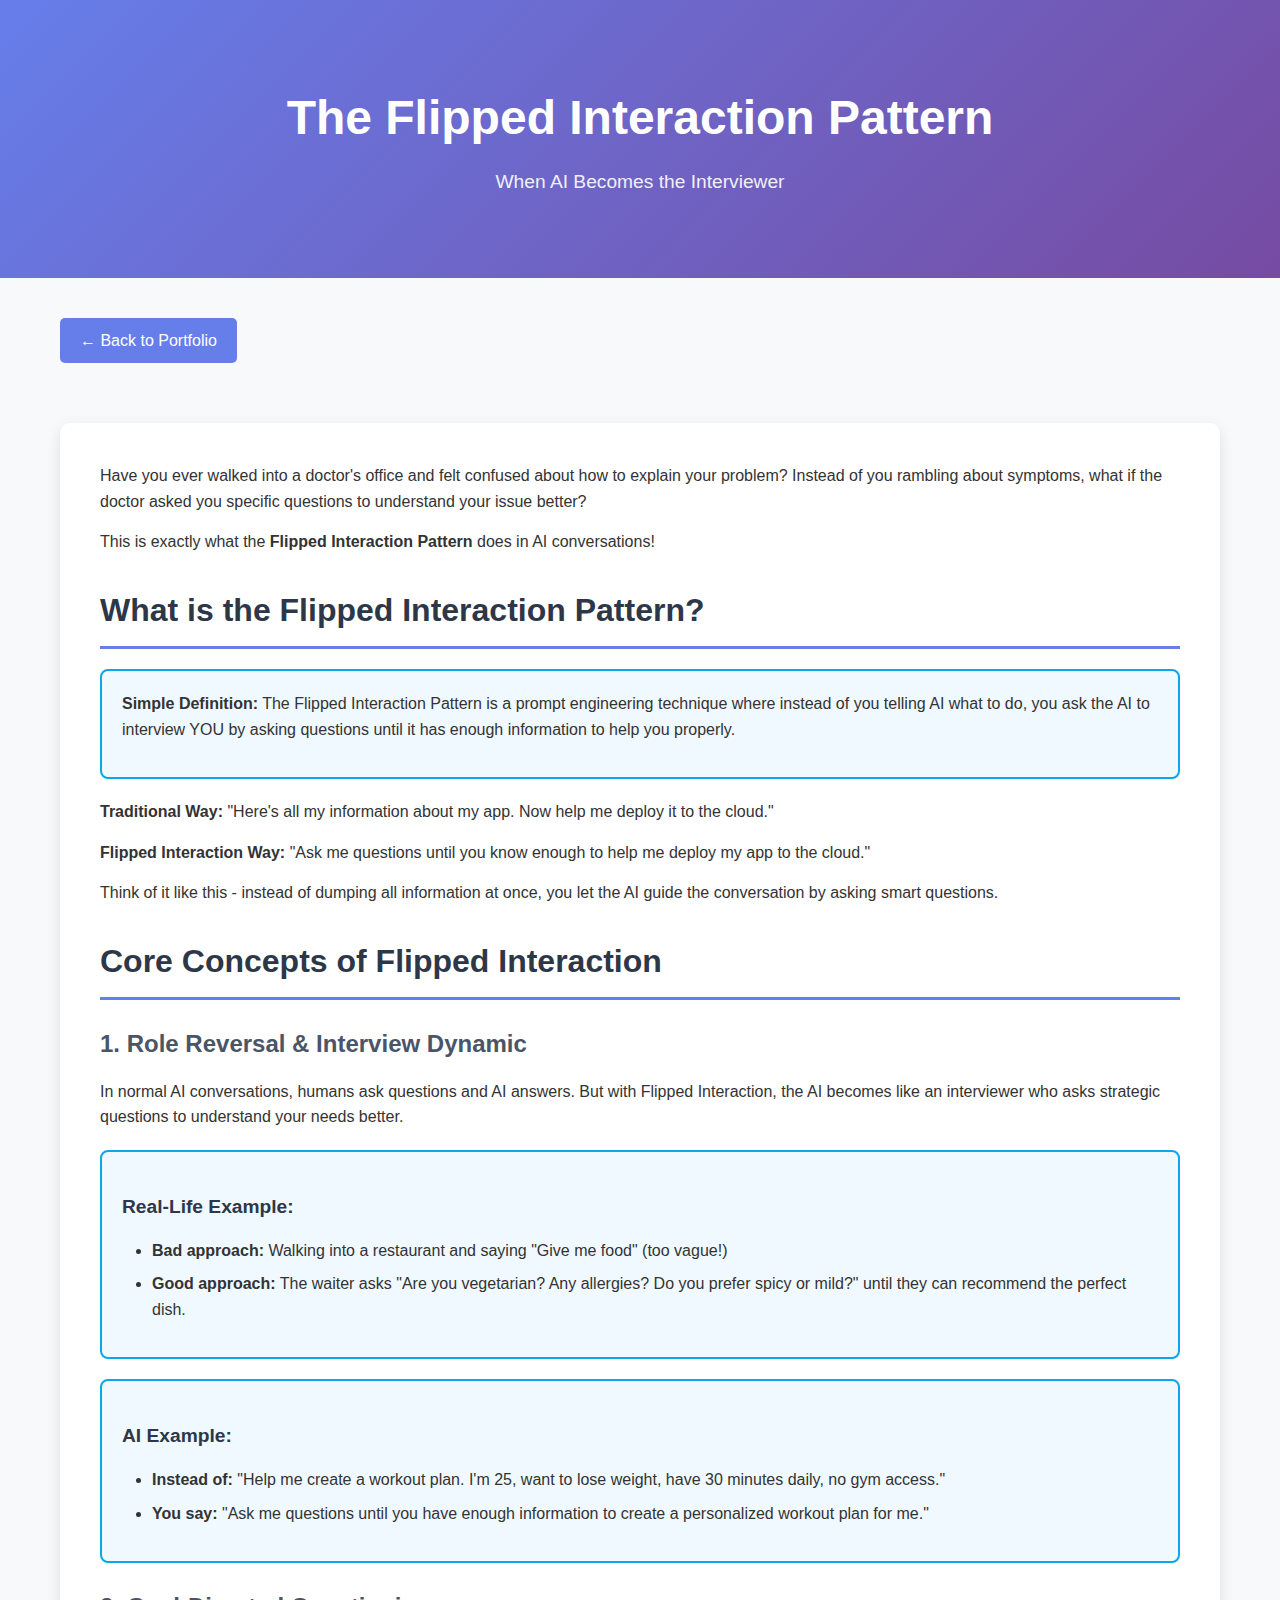
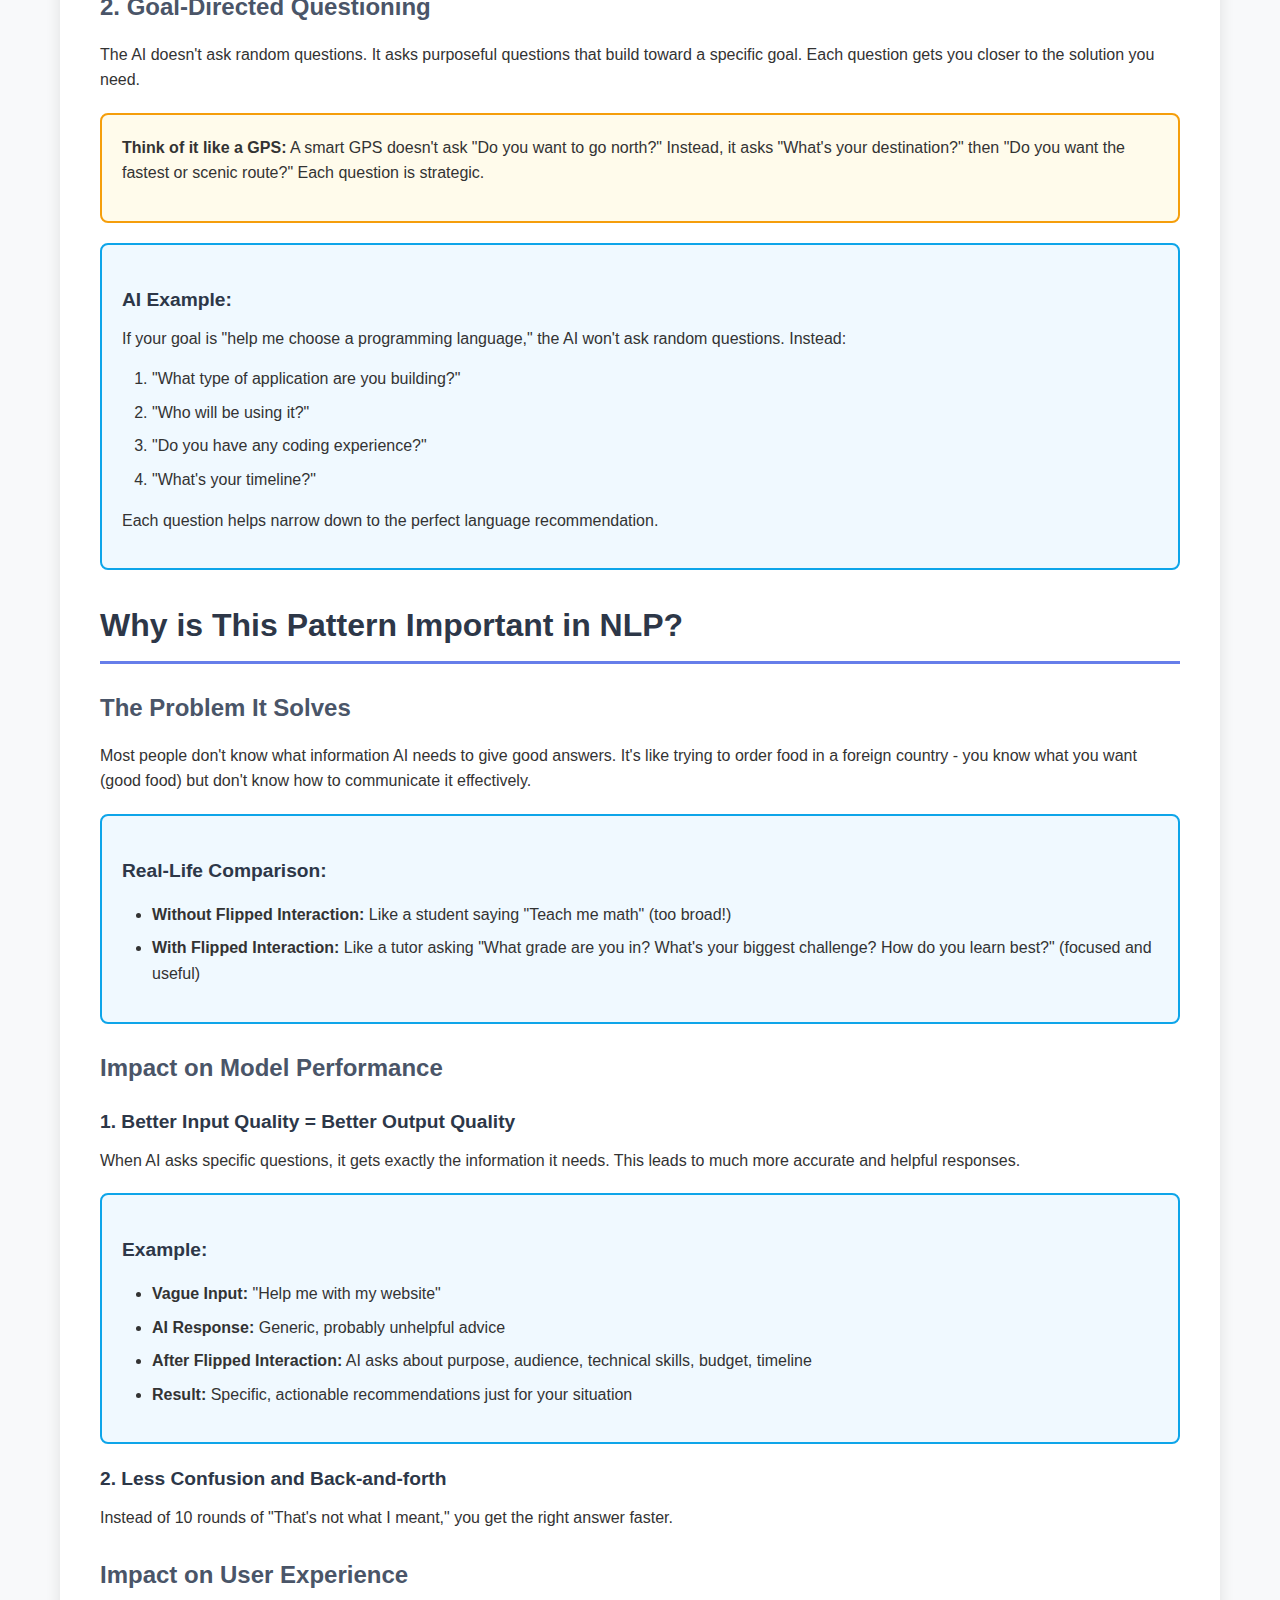
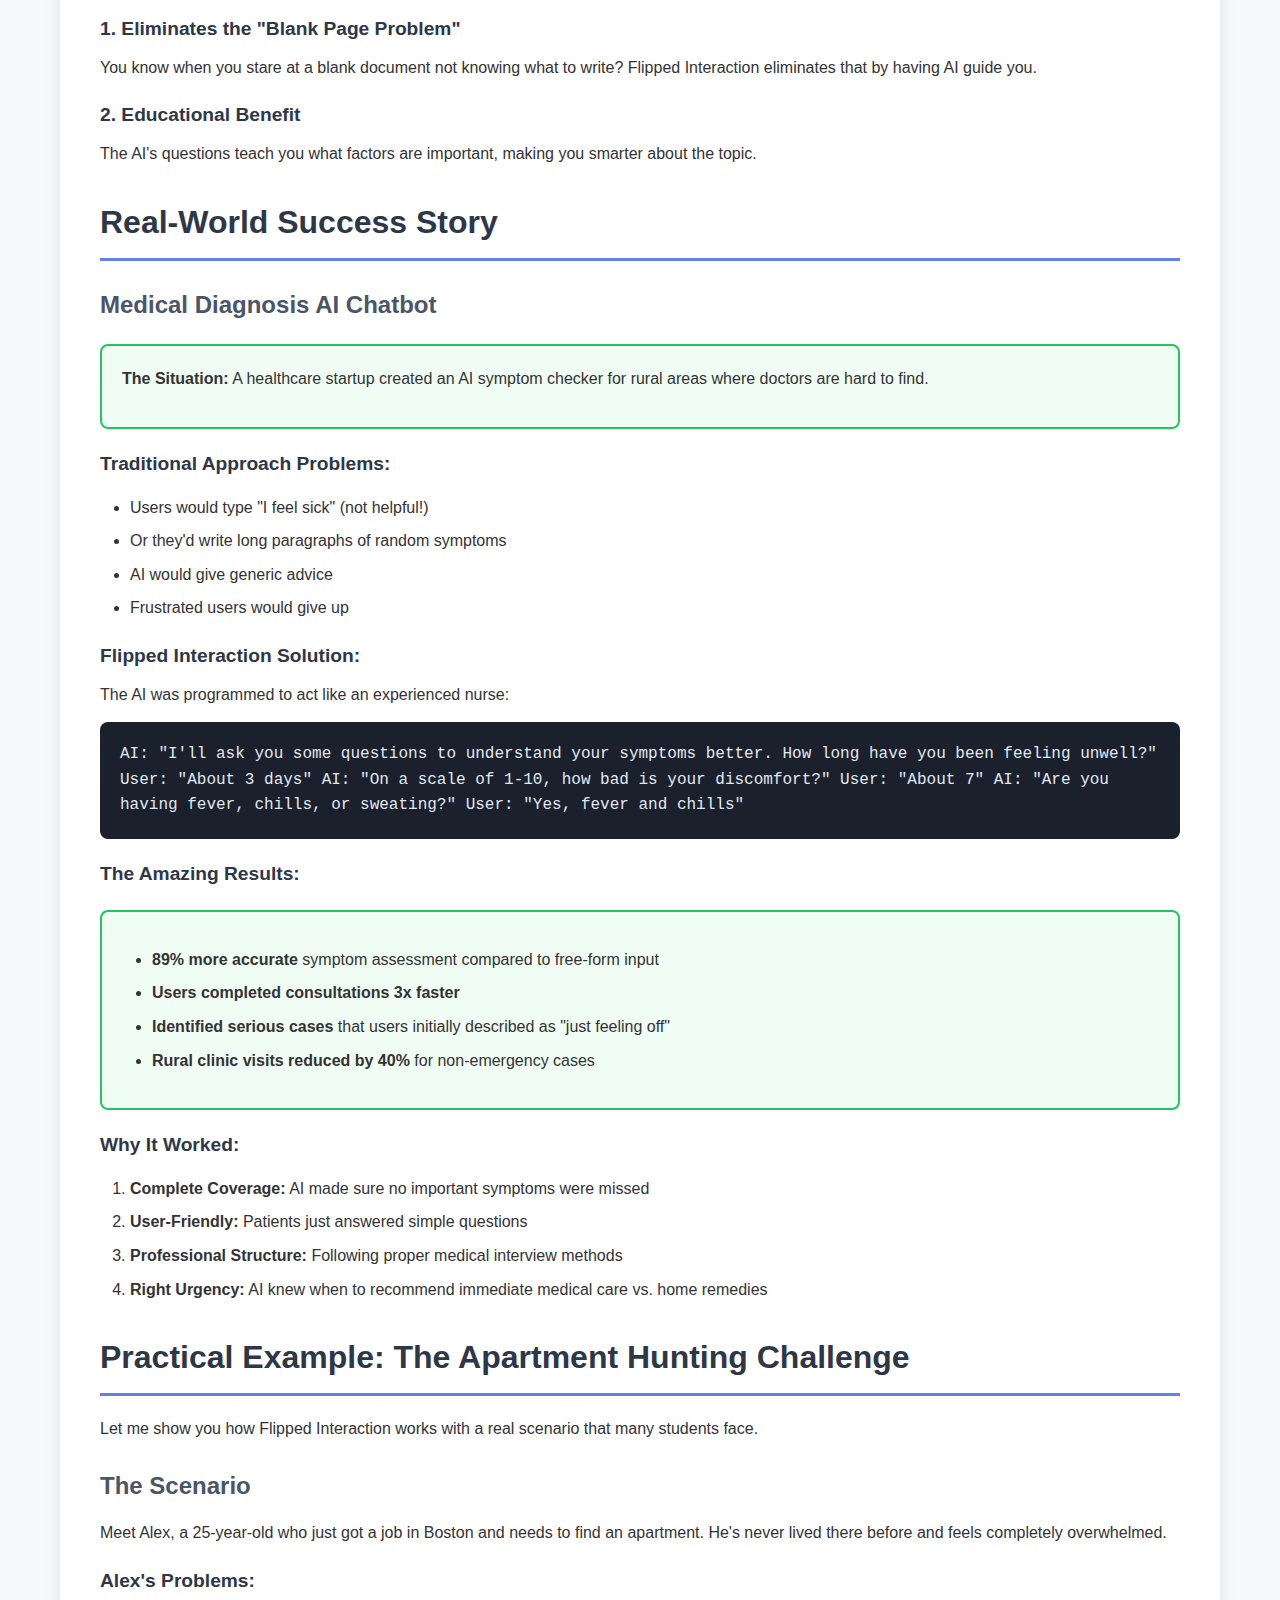
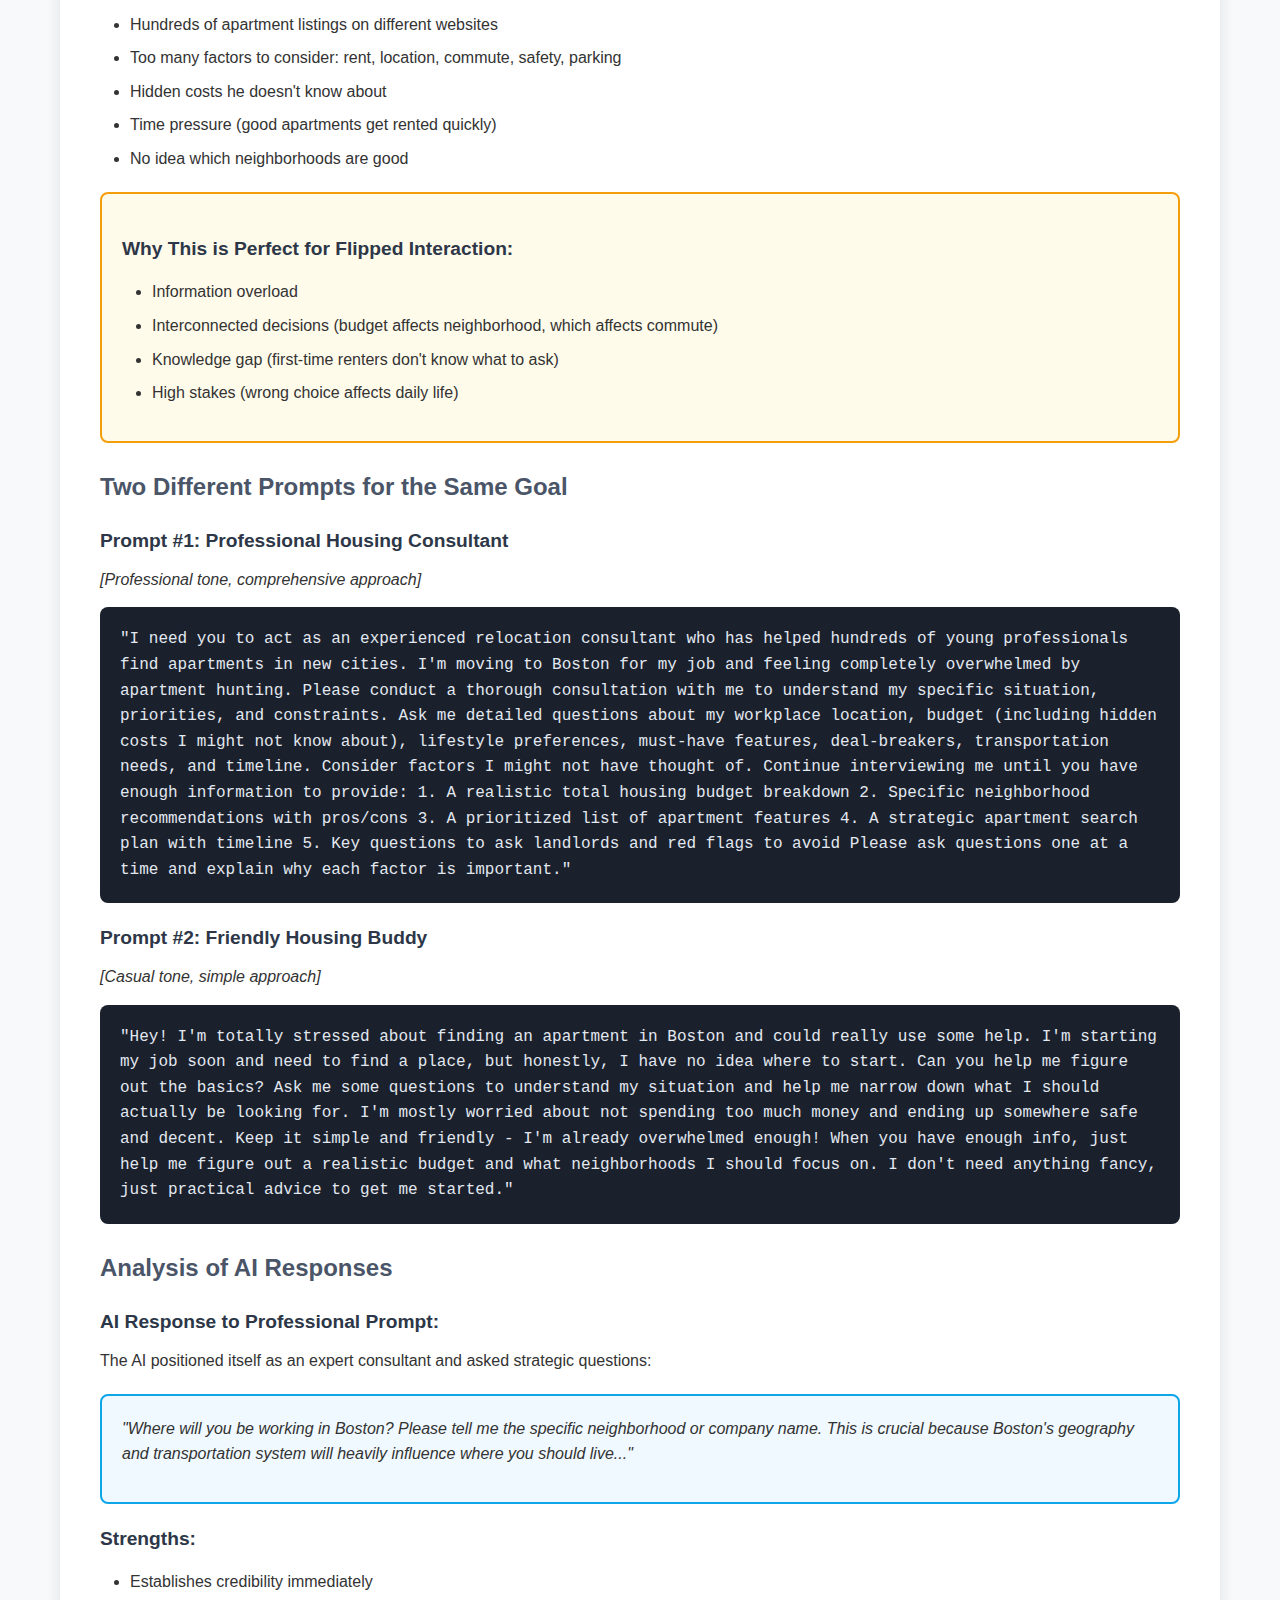
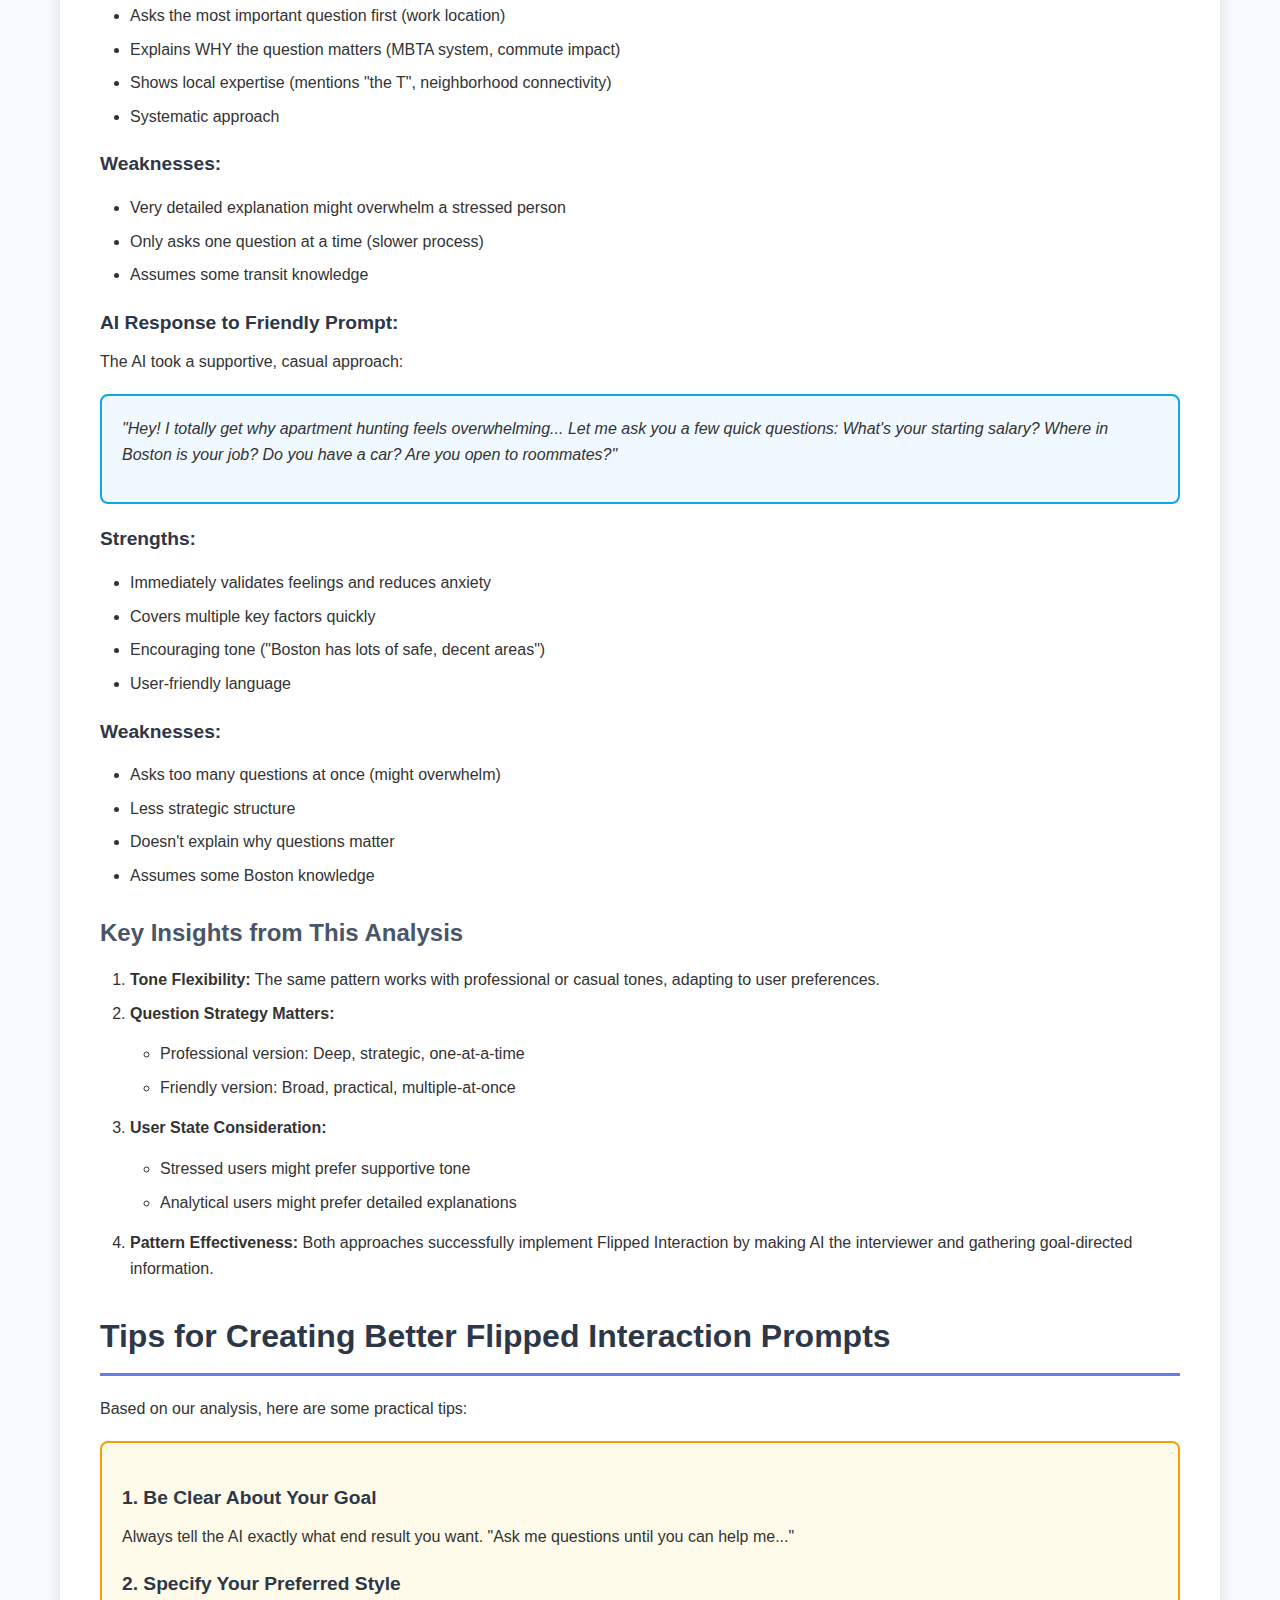
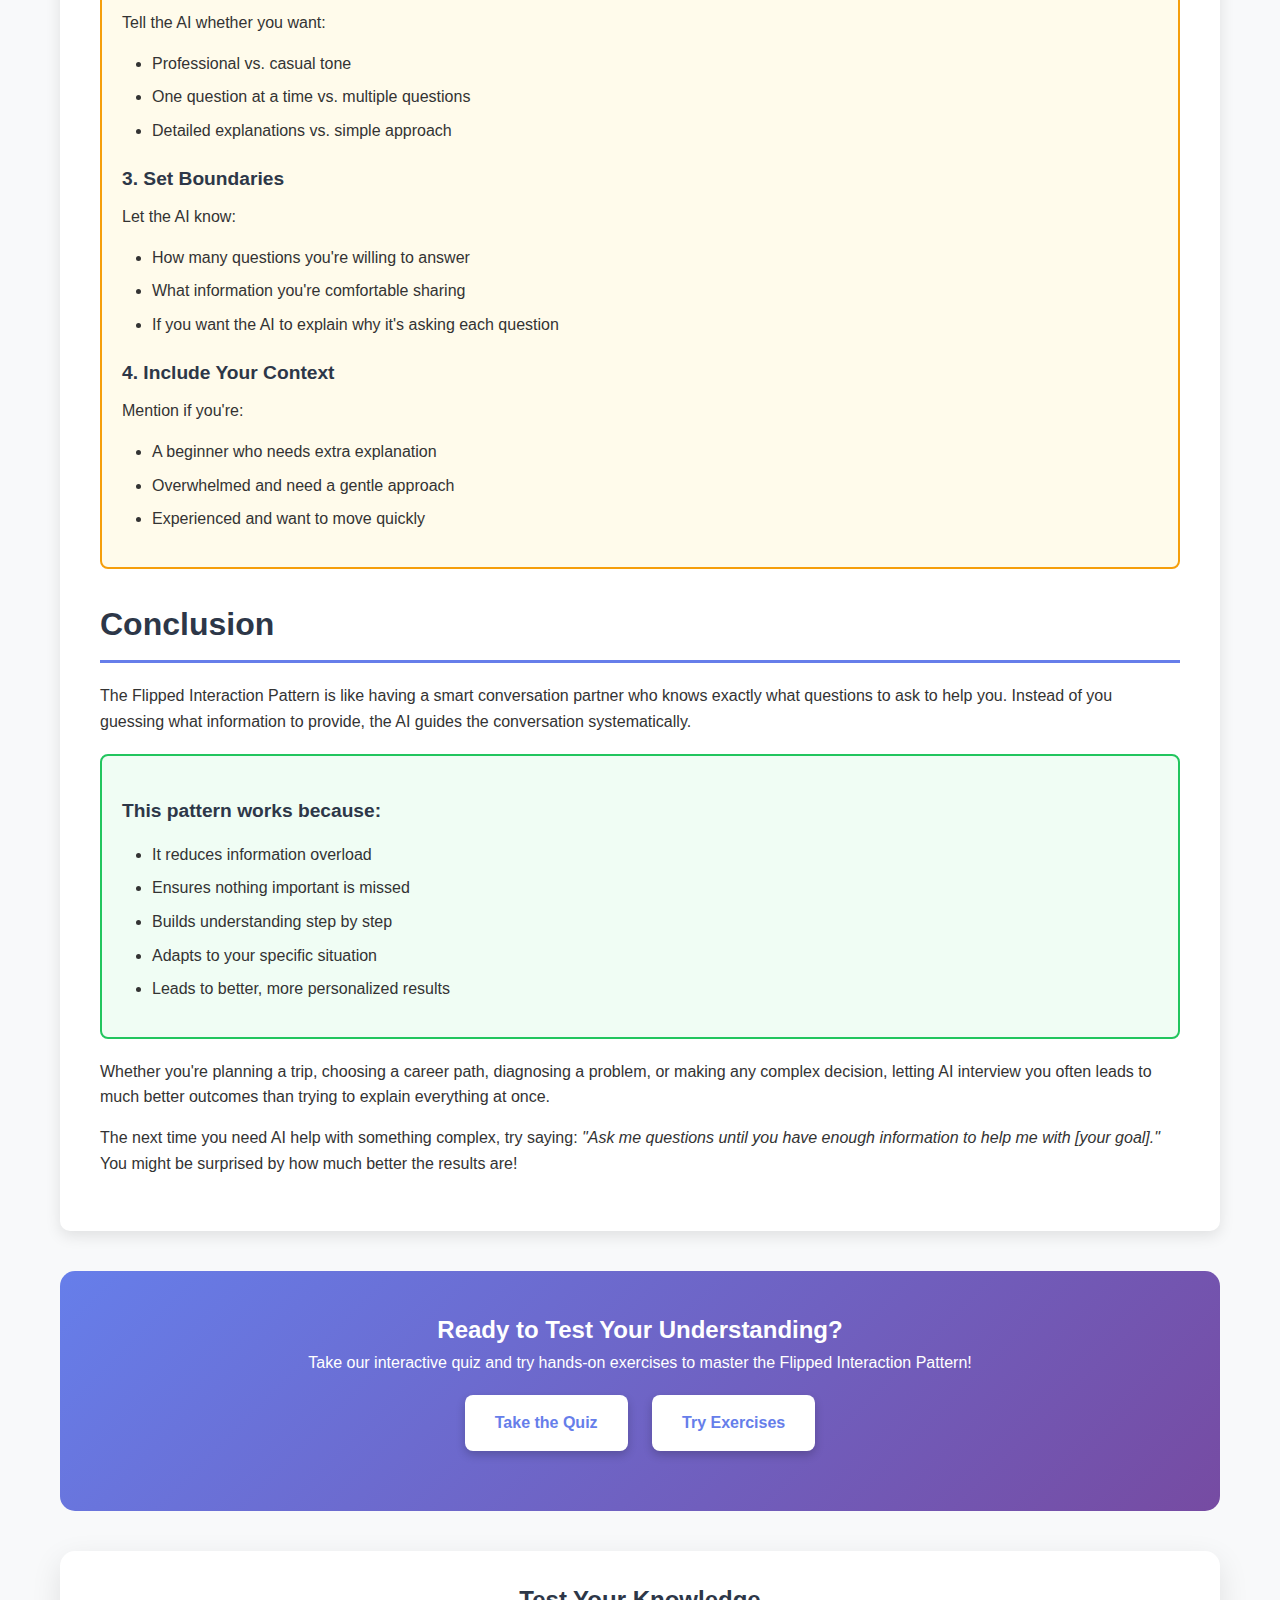
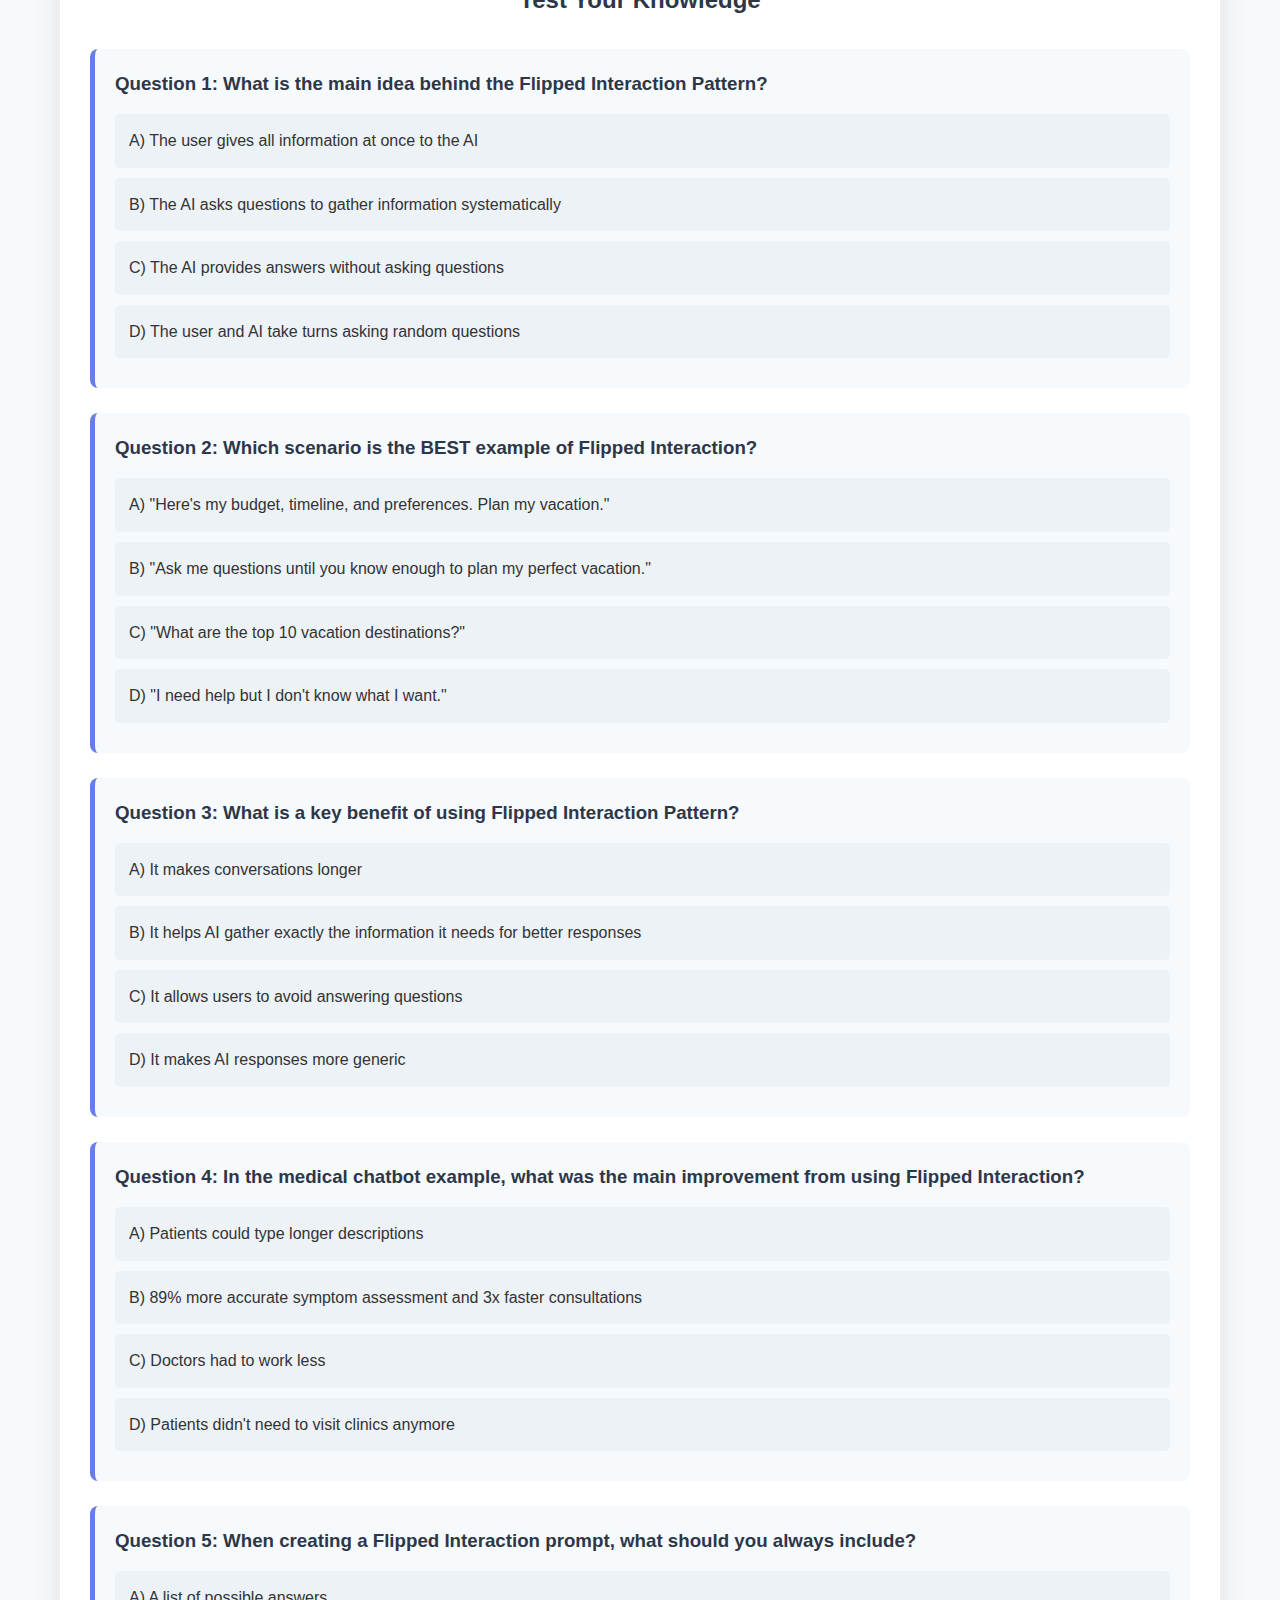
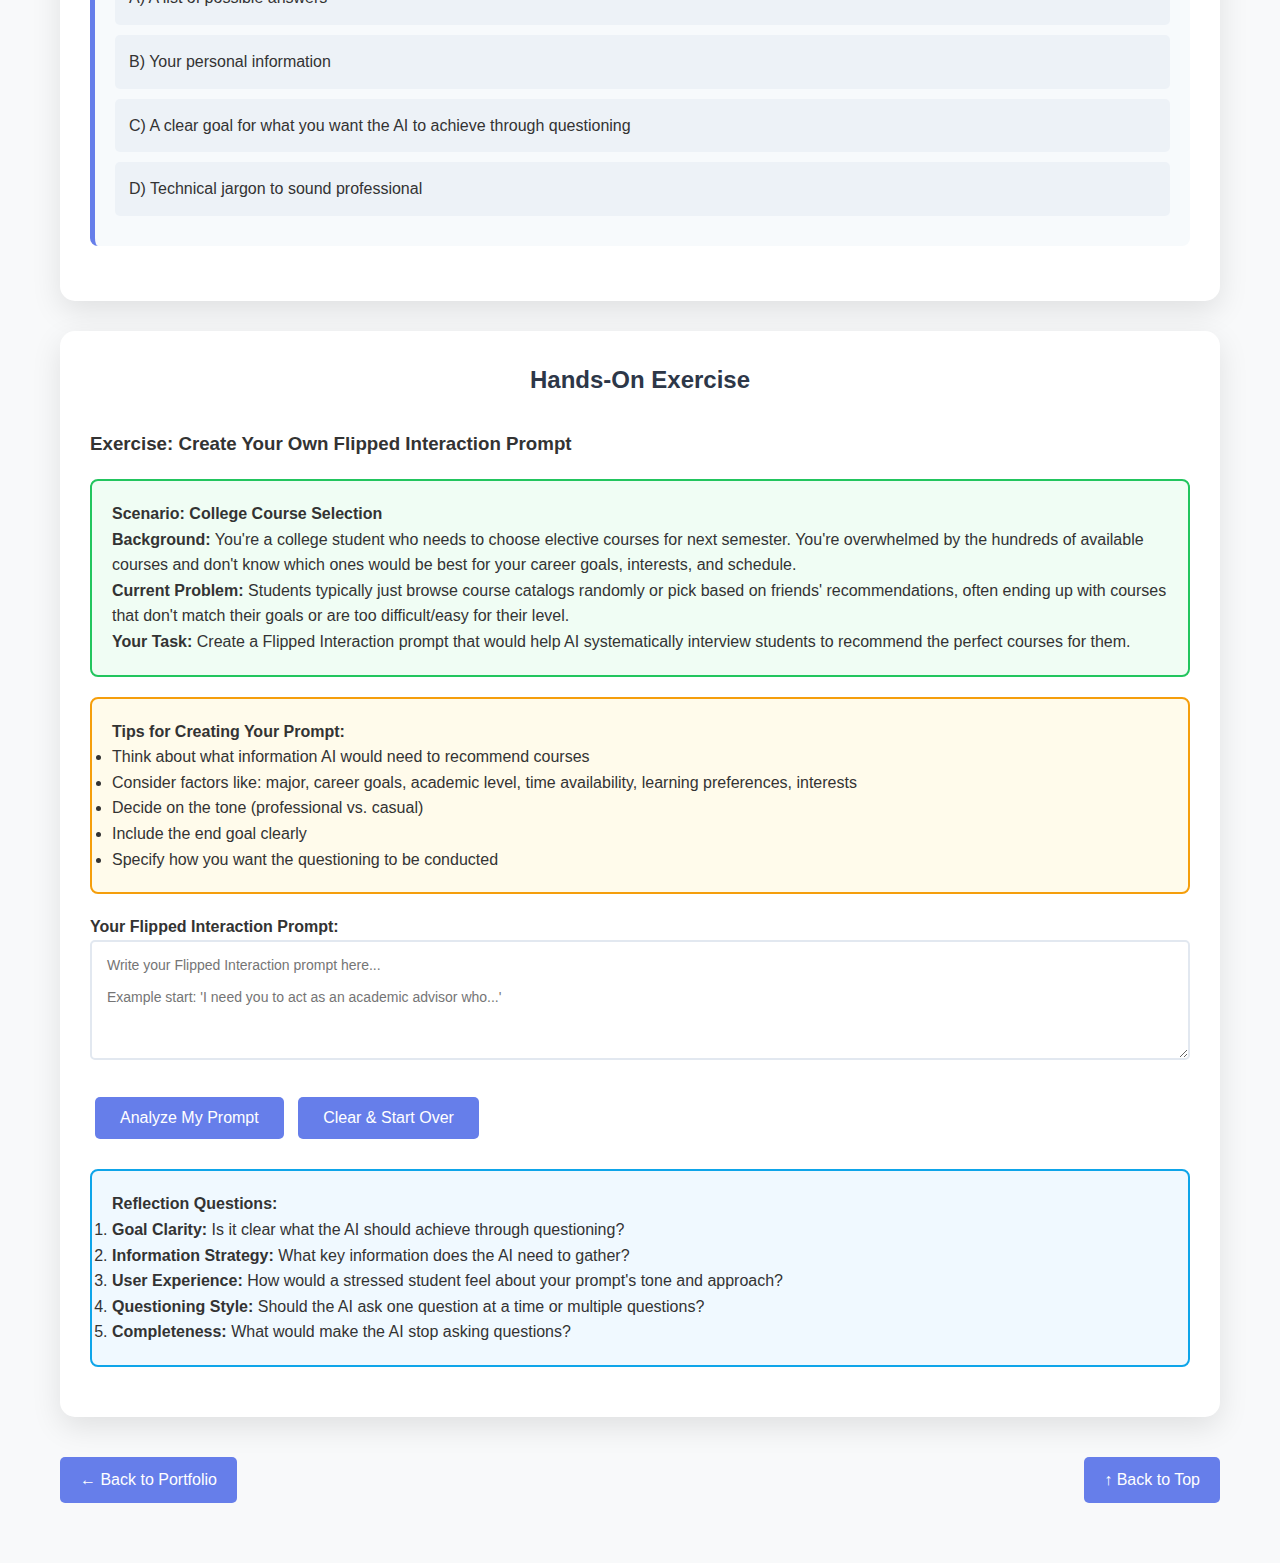
<file: blog/flipped-interaction-pattern.html>
<!DOCTYPE html>
<html lang="en">
<head>
    <meta charset="UTF-8">
    <meta name="viewport" content="width=device-width, initial-scale=1.0">
    <title>The Flipped Interaction Pattern - Navisha Shetty</title>
    <style>
        * {
            margin: 0;
            padding: 0;
            box-sizing: border-box;
        }
        
        body {
            font-family: 'Segoe UI', Tahoma, Geneva, Verdana, sans-serif;
            line-height: 1.6;
            color: #333;
            background: #f8f9fa;
        }
        
        .container {
            max-width: 1200px;
            margin: 0 auto;
            padding: 20px;
        }
        
        header {
            background: linear-gradient(135deg, #667eea 0%, #764ba2 100%);
            color: white;
            padding: 60px 0;
            text-align: center;
        }
        
        header h1 {
            font-size: 3em;
            margin-bottom: 10px;
        }
        
        header p {
            font-size: 1.2em;
            opacity: 0.9;
        }
        
        .back-link {
            display: inline-block;
            margin: 20px 0;
            padding: 10px 20px;
            background: #667eea;
            color: white;
            text-decoration: none;
            border-radius: 5px;
            transition: background 0.3s ease;
        }
        
        .back-link:hover {
            background: #5a67d8;
        }
        
        .content {
            background: white;
            padding: 40px;
            margin: 40px 0;
            border-radius: 10px;
            box-shadow: 0 5px 15px rgba(0,0,0,0.1);
        }
        
        .content h2 {
            color: #2d3748;
            margin: 30px 0 20px 0;
            font-size: 2em;
            border-bottom: 3px solid #667eea;
            padding-bottom: 10px;
        }
        
        .content h3 {
            color: #4a5568;
            margin: 25px 0 15px 0;
            font-size: 1.5em;
        }
        
        .content h4 {
            color: #2d3748;
            margin: 20px 0 10px 0;
            font-size: 1.2em;
        }
        
        .content p {
            margin-bottom: 15px;
            font-size: 16px;
        }
        
        .content ul, .content ol {
            margin: 15px 0 15px 30px;
        }
        
        .content li {
            margin-bottom: 8px;
        }
        
        .example-box {
            background: #f0f9ff;
            border: 2px solid #0ea5e9;
            border-radius: 8px;
            padding: 20px;
            margin: 20px 0;
        }
        
        .tip-box {
            background: #fffbeb;
            border: 2px solid #f59e0b;
            border-radius: 8px;
            padding: 20px;
            margin: 20px 0;
        }
        
        .success-box {
            background: #f0fdf4;
            border: 2px solid #22c55e;
            border-radius: 8px;
            padding: 20px;
            margin: 20px 0;
        }
        
        .code-block {
            background: #1a202c;
            color: #e2e8f0;
            padding: 20px;
            border-radius: 8px;
            margin: 15px 0;
            overflow-x: auto;
            font-family: 'Courier New', monospace;
        }
        
        .interactive-section {
            background: linear-gradient(135deg, #667eea 0%, #764ba2 100%);
            color: white;
            padding: 40px;
            margin: 40px 0;
            border-radius: 15px;
            text-align: center;
        }
        
        .interactive-btn {
            display: inline-block;
            background: white;
            color: #667eea;
            padding: 15px 30px;
            text-decoration: none;
            border-radius: 8px;
            font-weight: bold;
            margin: 20px 10px;
            transition: all 0.3s ease;
            box-shadow: 0 4px 10px rgba(0,0,0,0.2);
        }
        
        .interactive-btn:hover {
            transform: translateY(-2px);
            box-shadow: 0 6px 15px rgba(0,0,0,0.3);
        }
        
        .quiz-container {
            background: white;
            border-radius: 15px;
            padding: 30px;
            margin: 30px 0;
            box-shadow: 0 10px 30px rgba(0,0,0,0.1);
        }
        
        .question {
            margin: 25px 0;
            padding: 20px;
            background: #f7fafc;
            border-radius: 8px;
            border-left: 5px solid #667eea;
        }
        
        .question h3 {
            color: #2d3748;
            margin-bottom: 15px;
        }
        
        .options {
            list-style: none;
            padding: 0;
        }
        
        .options li {
            margin: 10px 0;
            padding: 12px;
            background: #edf2f7;
            border-radius: 5px;
            cursor: pointer;
            transition: all 0.3s ease;
            border: 2px solid transparent;
        }
        
        .options li:hover {
            background: #e2e8f0;
            transform: translateX(5px);
        }
        
        .options li.selected {
            background: #667eea;
            color: white;
            border-color: #4c51bf;
        }
        
        .options li.correct {
            background: #48bb78;
            color: white;
            border-color: #38a169;
        }
        
        .options li.incorrect {
            background: #f56565;
            color: white;
            border-color: #e53e3e;
        }
        
        .feedback {
            margin-top: 15px;
            padding: 15px;
            border-radius: 5px;
            display: none;
        }
        
        .feedback.correct {
            background: #c6f6d5;
            color: #22543d;
            border: 1px solid #9ae6b4;
        }
        
        .feedback.incorrect {
            background: #fed7d7;
            color: #742a2a;
            border: 1px solid #fc8181;
        }
        
        .quiz-btn {
            background: #667eea;
            color: white;
            border: none;
            padding: 12px 25px;
            border-radius: 5px;
            cursor: pointer;
            font-size: 16px;
            margin: 10px 5px;
            transition: background 0.3s ease;
        }
        
        .quiz-btn:hover {
            background: #5a67d8;
        }
        
        .quiz-btn:disabled {
            background: #a0aec0;
            cursor: not-allowed;
        }
        
        .score-display {
            text-align: center;
            font-size: 1.2em;
            margin: 20px 0;
            padding: 15px;
            background: #ebf8ff;
            border-radius: 8px;
            border: 2px solid #3182ce;
        }
        
        .nav-links {
            display: flex;
            justify-content: space-between;
            margin: 40px 0;
        }
        
        .nav-links a {
            display: inline-block;
            padding: 10px 20px;
            background: #667eea;
            color: white;
            text-decoration: none;
            border-radius: 5px;
            transition: background 0.3s ease;
        }
        
        .nav-links a:hover {
            background: #5a67d8;
        }
        
        @media (max-width: 768px) {
            .container {
                padding: 10px;
            }
            
            header h1 {
                font-size: 2em;
            }
            
            .content {
                padding: 20px;
            }
            
            .nav-links {
                flex-direction: column;
                gap: 10px;
            }
        }
    </style>
</head>
<body>
    <header>
        <div class="container">
            <h1>The Flipped Interaction Pattern</h1>
            <p>When AI Becomes the Interviewer</p>
        </div>
    </header>
    
    <div class="container">
        <a href="../index.html" class="back-link">← Back to Portfolio</a>
        
        <div class="content">
            <p>Have you ever walked into a doctor's office and felt confused about how to explain your problem? Instead of you rambling about symptoms, what if the doctor asked you specific questions to understand your issue better?</p>

            <p>This is exactly what the <strong>Flipped Interaction Pattern</strong> does in AI conversations!</p>

            <h2>What is the Flipped Interaction Pattern?</h2>

            <div class="example-box">
                <p><strong>Simple Definition:</strong> The Flipped Interaction Pattern is a prompt engineering technique where instead of you telling AI what to do, you ask the AI to interview YOU by asking questions until it has enough information to help you properly.</p>
            </div>

            <p><strong>Traditional Way:</strong> "Here's all my information about my app. Now help me deploy it to the cloud."</p>

            <p><strong>Flipped Interaction Way:</strong> "Ask me questions until you know enough to help me deploy my app to the cloud."</p>

            <p>Think of it like this - instead of dumping all information at once, you let the AI guide the conversation by asking smart questions.</p>

            <h2>Core Concepts of Flipped Interaction</h2>

            <h3>1. Role Reversal & Interview Dynamic</h3>

            <p>In normal AI conversations, humans ask questions and AI answers. But with Flipped Interaction, the AI becomes like an interviewer who asks strategic questions to understand your needs better.</p>

            <div class="example-box">
                <h4>Real-Life Example:</h4>
                <ul>
                    <li><strong>Bad approach:</strong> Walking into a restaurant and saying "Give me food" (too vague!)</li>
                    <li><strong>Good approach:</strong> The waiter asks "Are you vegetarian? Any allergies? Do you prefer spicy or mild?" until they can recommend the perfect dish.</li>
                </ul>
            </div>

            <div class="example-box">
                <h4>AI Example:</h4>
                <ul>
                    <li><strong>Instead of:</strong> "Help me create a workout plan. I'm 25, want to lose weight, have 30 minutes daily, no gym access."</li>
                    <li><strong>You say:</strong> "Ask me questions until you have enough information to create a personalized workout plan for me."</li>
                </ul>
            </div>

            <h3>2. Goal-Directed Questioning</h3>

            <p>The AI doesn't ask random questions. It asks purposeful questions that build toward a specific goal. Each question gets you closer to the solution you need.</p>

            <div class="tip-box">
                <p><strong>Think of it like a GPS:</strong> A smart GPS doesn't ask "Do you want to go north?" Instead, it asks "What's your destination?" then "Do you want the fastest or scenic route?" Each question is strategic.</p>
            </div>

            <div class="example-box">
                <h4>AI Example:</h4>
                <p>If your goal is "help me choose a programming language," the AI won't ask random questions. Instead:</p>
                <ol>
                    <li>"What type of application are you building?"</li>
                    <li>"Who will be using it?"</li>
                    <li>"Do you have any coding experience?"</li>
                    <li>"What's your timeline?"</li>
                </ol>
                <p>Each question helps narrow down to the perfect language recommendation.</p>
            </div>

            <h2>Why is This Pattern Important in NLP?</h2>

            <h3>The Problem It Solves</h3>
            <p>Most people don't know what information AI needs to give good answers. It's like trying to order food in a foreign country - you know what you want (good food) but don't know how to communicate it effectively.</p>

            <div class="example-box">
                <h4>Real-Life Comparison:</h4>
                <ul>
                    <li><strong>Without Flipped Interaction:</strong> Like a student saying "Teach me math" (too broad!)</li>
                    <li><strong>With Flipped Interaction:</strong> Like a tutor asking "What grade are you in? What's your biggest challenge? How do you learn best?" (focused and useful)</li>
                </ul>
            </div>

            <h3>Impact on Model Performance</h3>

            <h4>1. Better Input Quality = Better Output Quality</h4>
            <p>When AI asks specific questions, it gets exactly the information it needs. This leads to much more accurate and helpful responses.</p>

            <div class="example-box">
                <h4>Example:</h4>
                <ul>
                    <li><strong>Vague Input:</strong> "Help me with my website"</li>
                    <li><strong>AI Response:</strong> Generic, probably unhelpful advice</li>
                    <li><strong>After Flipped Interaction:</strong> AI asks about purpose, audience, technical skills, budget, timeline</li>
                    <li><strong>Result:</strong> Specific, actionable recommendations just for your situation</li>
                </ul>
            </div>

            <h4>2. Less Confusion and Back-and-forth</h4>
            <p>Instead of 10 rounds of "That's not what I meant," you get the right answer faster.</p>

            <h3>Impact on User Experience</h3>

            <h4>1. Eliminates the "Blank Page Problem"</h4>
            <p>You know when you stare at a blank document not knowing what to write? Flipped Interaction eliminates that by having AI guide you.</p>

            <h4>2. Educational Benefit</h4>
            <p>The AI's questions teach you what factors are important, making you smarter about the topic.</p>

            <h2>Real-World Success Story</h2>

            <h3>Medical Diagnosis AI Chatbot</h3>

            <div class="success-box">
                <p><strong>The Situation:</strong> A healthcare startup created an AI symptom checker for rural areas where doctors are hard to find.</p>
            </div>

            <h4>Traditional Approach Problems:</h4>
            <ul>
                <li>Users would type "I feel sick" (not helpful!)</li>
                <li>Or they'd write long paragraphs of random symptoms</li>
                <li>AI would give generic advice</li>
                <li>Frustrated users would give up</li>
            </ul>

            <h4>Flipped Interaction Solution:</h4>
            <p>The AI was programmed to act like an experienced nurse:</p>

            <div class="code-block">
AI: "I'll ask you some questions to understand your symptoms better. How long have you been feeling unwell?"

User: "About 3 days"

AI: "On a scale of 1-10, how bad is your discomfort?"

User: "About 7"

AI: "Are you having fever, chills, or sweating?"

User: "Yes, fever and chills"
            </div>

            <h4>The Amazing Results:</h4>
            <div class="success-box">
                <ul>
                    <li><strong>89% more accurate</strong> symptom assessment compared to free-form input</li>
                    <li><strong>Users completed consultations 3x faster</strong></li>
                    <li><strong>Identified serious cases</strong> that users initially described as "just feeling off"</li>
                    <li><strong>Rural clinic visits reduced by 40%</strong> for non-emergency cases</li>
                </ul>
            </div>

            <h4>Why It Worked:</h4>
            <ol>
                <li><strong>Complete Coverage:</strong> AI made sure no important symptoms were missed</li>
                <li><strong>User-Friendly:</strong> Patients just answered simple questions</li>
                <li><strong>Professional Structure:</strong> Following proper medical interview methods</li>
                <li><strong>Right Urgency:</strong> AI knew when to recommend immediate medical care vs. home remedies</li>
            </ol>

            <h2>Practical Example: The Apartment Hunting Challenge</h2>

            <p>Let me show you how Flipped Interaction works with a real scenario that many students face.</p>

            <h3>The Scenario</h3>
            <p>Meet Alex, a 25-year-old who just got a job in Boston and needs to find an apartment. He's never lived there before and feels completely overwhelmed.</p>

            <h4>Alex's Problems:</h4>
            <ul>
                <li>Hundreds of apartment listings on different websites</li>
                <li>Too many factors to consider: rent, location, commute, safety, parking</li>
                <li>Hidden costs he doesn't know about</li>
                <li>Time pressure (good apartments get rented quickly)</li>
                <li>No idea which neighborhoods are good</li>
            </ul>

            <div class="tip-box">
                <h4>Why This is Perfect for Flipped Interaction:</h4>
                <ul>
                    <li>Information overload</li>
                    <li>Interconnected decisions (budget affects neighborhood, which affects commute)</li>
                    <li>Knowledge gap (first-time renters don't know what to ask)</li>
                    <li>High stakes (wrong choice affects daily life)</li>
                </ul>
            </div>

            <h3>Two Different Prompts for the Same Goal</h3>

            <h4>Prompt #1: Professional Housing Consultant</h4>
            <p><em>[Professional tone, comprehensive approach]</em></p>

            <div class="code-block">
"I need you to act as an experienced relocation consultant who has helped hundreds of young professionals find apartments in new cities. 

I'm moving to Boston for my job and feeling completely overwhelmed by apartment hunting. Please conduct a thorough consultation with me to understand my specific situation, priorities, and constraints.

Ask me detailed questions about my workplace location, budget (including hidden costs I might not know about), lifestyle preferences, must-have features, deal-breakers, transportation needs, and timeline. Consider factors I might not have thought of.

Continue interviewing me until you have enough information to provide:
1. A realistic total housing budget breakdown
2. Specific neighborhood recommendations with pros/cons  
3. A prioritized list of apartment features
4. A strategic apartment search plan with timeline
5. Key questions to ask landlords and red flags to avoid

Please ask questions one at a time and explain why each factor is important."
            </div>

            <h4>Prompt #2: Friendly Housing Buddy</h4>
            <p><em>[Casual tone, simple approach]</em></p>

            <div class="code-block">
"Hey! I'm totally stressed about finding an apartment in Boston and could really use some help. I'm starting my job soon and need to find a place, but honestly, I have no idea where to start.

Can you help me figure out the basics? Ask me some questions to understand my situation and help me narrow down what I should actually be looking for. I'm mostly worried about not spending too much money and ending up somewhere safe and decent.

Keep it simple and friendly - I'm already overwhelmed enough! When you have enough info, just help me figure out a realistic budget and what neighborhoods I should focus on. I don't need anything fancy, just practical advice to get me started."
            </div>

            <h3>Analysis of AI Responses</h3>

            <h4>AI Response to Professional Prompt:</h4>
            <p>The AI positioned itself as an expert consultant and asked strategic questions:</p>

            <div class="example-box">
                <p><em>"Where will you be working in Boston? Please tell me the specific neighborhood or company name. This is crucial because Boston's geography and transportation system will heavily influence where you should live..."</em></p>
            </div>

            <h4>Strengths:</h4>
            <ul>
                <li>Establishes credibility immediately</li>
                <li>Asks the most important question first (work location)</li>
                <li>Explains WHY the question matters (MBTA system, commute impact)</li>
                <li>Shows local expertise (mentions "the T", neighborhood connectivity)</li>
                <li>Systematic approach</li>
            </ul>

            <h4>Weaknesses:</h4>
            <ul>
                <li>Very detailed explanation might overwhelm a stressed person</li>
                <li>Only asks one question at a time (slower process)</li>
                <li>Assumes some transit knowledge</li>
            </ul>

            <h4>AI Response to Friendly Prompt:</h4>
            <p>The AI took a supportive, casual approach:</p>

            <div class="example-box">
                <p><em>"Hey! I totally get why apartment hunting feels overwhelming... Let me ask you a few quick questions: What's your starting salary? Where in Boston is your job? Do you have a car? Are you open to roommates?"</em></p>
            </div>

            <h4>Strengths:</h4>
            <ul>
                <li>Immediately validates feelings and reduces anxiety</li>
                <li>Covers multiple key factors quickly</li>
                <li>Encouraging tone ("Boston has lots of safe, decent areas")</li>
                <li>User-friendly language</li>
            </ul>

            <h4>Weaknesses:</h4>
            <ul>
                <li>Asks too many questions at once (might overwhelm)</li>
                <li>Less strategic structure</li>
                <li>Doesn't explain why questions matter</li>
                <li>Assumes some Boston knowledge</li>
            </ul>

            <h3>Key Insights from This Analysis</h3>

            <ol>
                <li><strong>Tone Flexibility:</strong> The same pattern works with professional or casual tones, adapting to user preferences.</li>
                <li><strong>Question Strategy Matters:</strong> 
                    <ul>
                        <li>Professional version: Deep, strategic, one-at-a-time</li>
                        <li>Friendly version: Broad, practical, multiple-at-once</li>
                    </ul>
                </li>
                <li><strong>User State Consideration:</strong> 
                    <ul>
                        <li>Stressed users might prefer supportive tone</li>
                        <li>Analytical users might prefer detailed explanations</li>
                    </ul>
                </li>
                <li><strong>Pattern Effectiveness:</strong> Both approaches successfully implement Flipped Interaction by making AI the interviewer and gathering goal-directed information.</li>
            </ol>

            <h2>Tips for Creating Better Flipped Interaction Prompts</h2>

            <p>Based on our analysis, here are some practical tips:</p>

            <div class="tip-box">
                <h4>1. Be Clear About Your Goal</h4>
                <p>Always tell the AI exactly what end result you want. "Ask me questions until you can help me..."</p>

                <h4>2. Specify Your Preferred Style</h4>
                <p>Tell the AI whether you want:</p>
                <ul>
                    <li>Professional vs. casual tone</li>
                    <li>One question at a time vs. multiple questions</li>
                    <li>Detailed explanations vs. simple approach</li>
                </ul>

                <h4>3. Set Boundaries</h4>
                <p>Let the AI know:</p>
                <ul>
                    <li>How many questions you're willing to answer</li>
                    <li>What information you're comfortable sharing</li>
                    <li>If you want the AI to explain why it's asking each question</li>
                </ul>

                <h4>4. Include Your Context</h4>
                <p>Mention if you're:</p>
                <ul>
                    <li>A beginner who needs extra explanation</li>
                    <li>Overwhelmed and need a gentle approach</li>
                    <li>Experienced and want to move quickly</li>
                </ul>
            </div>

            <h2>Conclusion</h2>

            <p>The Flipped Interaction Pattern is like having a smart conversation partner who knows exactly what questions to ask to help you. Instead of you guessing what information to provide, the AI guides the conversation systematically.</p>

            <div class="success-box">
                <h4>This pattern works because:</h4>
                <ul>
                    <li>It reduces information overload</li>
                    <li>Ensures nothing important is missed</li>
                    <li>Builds understanding step by step</li>
                    <li>Adapts to your specific situation</li>
                    <li>Leads to better, more personalized results</li>
                </ul>
            </div>

            <p>Whether you're planning a trip, choosing a career path, diagnosing a problem, or making any complex decision, letting AI interview you often leads to much better outcomes than trying to explain everything at once.</p>

            <p>The next time you need AI help with something complex, try saying: <em>"Ask me questions until you have enough information to help me with [your goal]."</em> You might be surprised by how much better the results are!</p>
        </div>

        <div class="interactive-section">
            <h2>Ready to Test Your Understanding?</h2>
            <p>Take our interactive quiz and try hands-on exercises to master the Flipped Interaction Pattern!</p>
            <a href="#quiz-section" class="interactive-btn">Take the Quiz</a>
            <a href="#exercise-section" class="interactive-btn">Try Exercises</a>
        </div>

        <!-- Quiz Section -->
        <div id="quiz-section" class="quiz-container">
            <h2 style="text-align: center; color: #2d3748; margin-bottom: 30px;">Test Your Knowledge</h2>
            
            <div class="question" id="q1">
                <h3>Question 1: What is the main idea behind the Flipped Interaction Pattern?</h3>
                <ul class="options">
                    <li onclick="selectAnswer(1, 1, false)">A) The user gives all information at once to the AI</li>
                    <li onclick="selectAnswer(1, 2, true)">B) The AI asks questions to gather information systematically</li>
                    <li onclick="selectAnswer(1, 3, false)">C) The AI provides answers without asking questions</li>
                    <li onclick="selectAnswer(1, 4, false)">D) The user and AI take turns asking random questions</li>
                </ul>
                <div class="feedback" id="feedback1"></div>
            </div>
            
            <div class="question" id="q2">
                <h3>Question 2: Which scenario is the BEST example of Flipped Interaction?</h3>
                <ul class="options">
                    <li onclick="selectAnswer(2, 1, false)">A) "Here's my budget, timeline, and preferences. Plan my vacation."</li>
                    <li onclick="selectAnswer(2, 2, true)">B) "Ask me questions until you know enough to plan my perfect vacation."</li>
                    <li onclick="selectAnswer(2, 3, false)">C) "What are the top 10 vacation destinations?"</li>
                    <li onclick="selectAnswer(2, 4, false)">D) "I need help but I don't know what I want."</li>
                </ul>
                <div class="feedback" id="feedback2"></div>
            </div>
            
            <div class="question" id="q3">
                <h3>Question 3: What is a key benefit of using Flipped Interaction Pattern?</h3>
                <ul class="options">
                    <li onclick="selectAnswer(3, 1, false)">A) It makes conversations longer</li>
                    <li onclick="selectAnswer(3, 2, true)">B) It helps AI gather exactly the information it needs for better responses</li>
                    <li onclick="selectAnswer(3, 3, false)">C) It allows users to avoid answering questions</li>
                    <li onclick="selectAnswer(3, 4, false)">D) It makes AI responses more generic</li>
                </ul>
                <div class="feedback" id="feedback3"></div>
            </div>
            
            <div class="question" id="q4">
                <h3>Question 4: In the medical chatbot example, what was the main improvement from using Flipped Interaction?</h3>
                <ul class="options">
                    <li onclick="selectAnswer(4, 1, false)">A) Patients could type longer descriptions</li>
                    <li onclick="selectAnswer(4, 2, true)">B) 89% more accurate symptom assessment and 3x faster consultations</li>
                    <li onclick="selectAnswer(4, 3, false)">C) Doctors had to work less</li>
                    <li onclick="selectAnswer(4, 4, false)">D) Patients didn't need to visit clinics anymore</li>
                </ul>
                <div class="feedback" id="feedback4"></div>
            </div>
            
            <div class="question" id="q5">
                <h3>Question 5: When creating a Flipped Interaction prompt, what should you always include?</h3>
                <ul class="options">
                    <li onclick="selectAnswer(5, 1, false)">A) A list of possible answers</li>
                    <li onclick="selectAnswer(5, 2, false)">B) Your personal information</li>
                    <li onclick="selectAnswer(5, 3, true)">C) A clear goal for what you want the AI to achieve through questioning</li>
                    <li onclick="selectAnswer(5, 4, false)">D) Technical jargon to sound professional</li>
                </ul>
                <div class="feedback" id="feedback5"></div>
            </div>
            
            <div class="score-display" id="scoreDisplay" style="display: none;">
                <h3>Quiz Complete!</h3>
                <p id="scoreText"></p>
                <button onclick="resetQuiz()" class="quiz-btn">Retake Quiz</button>
            </div>
        </div>

        <!-- Exercise Section -->
        <div id="exercise-section" class="quiz-container">
            <h2 style="text-align: center; color: #2d3748; margin-bottom: 30px;">Hands-On Exercise</h2>
            
            <h3>Exercise: Create Your Own Flipped Interaction Prompt</h3>
            
            <div class="success-box">
                <h4>Scenario: College Course Selection</h4>
                <p><strong>Background:</strong> You're a college student who needs to choose elective courses for next semester. You're overwhelmed by the hundreds of available courses and don't know which ones would be best for your career goals, interests, and schedule.</p>
                
                <p><strong>Current Problem:</strong> Students typically just browse course catalogs randomly or pick based on friends' recommendations, often ending up with courses that don't match their goals or are too difficult/easy for their level.</p>
                
                <p><strong>Your Task:</strong> Create a Flipped Interaction prompt that would help AI systematically interview students to recommend the perfect courses for them.</p>
            </div>
            
            <div class="tip-box">
                <h4>Tips for Creating Your Prompt:</h4>
                <ul>
                    <li>Think about what information AI would need to recommend courses</li>
                    <li>Consider factors like: major, career goals, academic level, time availability, learning preferences, interests</li>
                    <li>Decide on the tone (professional vs. casual)</li>
                    <li>Include the end goal clearly</li>
                    <li>Specify how you want the questioning to be conducted</li>
                </ul>
            </div>
            
            <h4>Your Flipped Interaction Prompt:</h4>
            <textarea id="userPrompt" placeholder="Write your Flipped Interaction prompt here... 

Example start: 'I need you to act as an academic advisor who...'" style="width: 100%; min-height: 120px; padding: 15px; border: 2px solid #e2e8f0; border-radius: 5px; font-family: inherit; font-size: 14px; resize: vertical;"></textarea>
            
            <div style="margin: 20px 0;">
                <button onclick="analyzePrompt()" class="quiz-btn">Analyze My Prompt</button>
                <button onclick="clearPrompt()" class="quiz-btn">Clear & Start Over</button>
            </div>
            
            <div id="promptFeedback" style="display: none; margin-top: 20px; padding: 20px; border-radius: 8px;"></div>
            
            <div class="example-box">
                <h4>Reflection Questions:</h4>
                <ol>
                    <li><strong>Goal Clarity:</strong> Is it clear what the AI should achieve through questioning?</li>
                    <li><strong>Information Strategy:</strong> What key information does the AI need to gather?</li>
                    <li><strong>User Experience:</strong> How would a stressed student feel about your prompt's tone and approach?</li>
                    <li><strong>Questioning Style:</strong> Should the AI ask one question at a time or multiple questions?</li>
                    <li><strong>Completeness:</strong> What would make the AI stop asking questions?</li>
                </ol>
            </div>
        </div>

        <div class="nav-links">
            <a href="../index.html">← Back to Portfolio</a>
            <a href="#top">↑ Back to Top</a>
        </div>
    </div>

    <script>
        let currentAnswers = {};
        let quizCompleted = false;
        
        function selectAnswer(questionNum, answerNum, isCorrect) {
            if (quizCompleted) return;
            
            // Remove previous selections
            const options = document.querySelectorAll(`#q${questionNum} .options li`);
            options.forEach(option => {
                option.classList.remove('selected', 'correct', 'incorrect');
            });
            
            // Mark current selection
            const selectedOption = document.querySelector(`#q${questionNum} .options li:nth-child(${answerNum})`);
            selectedOption.classList.add('selected');
            
            // Store answer
            currentAnswers[questionNum] = {selected: answerNum, correct: isCorrect};
            
            // Show feedback after a brief delay
            setTimeout(() => {
                showFeedback(questionNum, isCorrect);
                checkQuizCompletion();
            }, 500);
        }
        
        function showFeedback(questionNum, isCorrect) {
            const feedback = document.getElementById(`feedback${questionNum}`);
            const options = document.querySelectorAll(`#q${questionNum} .options li`);
            
            if (isCorrect) {
                feedback.className = 'feedback correct';
                feedback.innerHTML = '✅ Correct! Great job understanding the concept.';
                options[currentAnswers[questionNum].selected - 1].classList.add('correct');
            } else {
                feedback.className = 'feedback incorrect';
                let correctFeedback = '';
                switch(questionNum) {
                    case 1:
                        correctFeedback = '❌ Not quite. The key idea is that AI becomes the interviewer, asking strategic questions to gather information.';
                        break;
                    case 2:
                        correctFeedback = '❌ Not quite. The best example is when you ask AI to interview you rather than providing all information upfront.';
                        break;
                    case 3:
                        correctFeedback = '❌ Not quite. The main benefit is getting exactly the right information for more accurate, personalized responses.';
                        break;
                    case 4:
                        correctFeedback = '❌ Not quite. The key improvement was 89% more accurate assessments and 3x faster consultations.';
                        break;
                    case 5:
                        correctFeedback = '❌ Not quite. Always include a clear goal for what you want the AI to achieve through questioning.';
                        break;
                }
                feedback.innerHTML = correctFeedback;
                options[currentAnswers[questionNum].selected - 1].classList.add('incorrect');
            }
            
            feedback.style.display = 'block';
        }
        
        function checkQuizCompletion() {
            if (Object.keys(currentAnswers).length === 5) {
                const correctCount = Object.values(currentAnswers).filter(answer => answer.correct).length;
                setTimeout(() => {
                    showFinalScore(correctCount);
                }, 1000);
            }
        }
        
        function showFinalScore(correctCount) {
            quizCompleted = true;
            const scoreDisplay = document.getElementById('scoreDisplay');
            const scoreText = document.getElementById('scoreText');
            
            let message = '';
            if (correctCount === 5) {
                message = '🎉 Perfect Score! You completely understand the Flipped Interaction Pattern!';
            } else if (correctCount >= 3) {
                message = `👍 Great job! You got ${correctCount}/5 correct. You have a solid understanding of the pattern.`;
            } else {
                message = `📚 You got ${correctCount}/5 correct. Consider reviewing the concepts and try again!`;
            }
            
            scoreText.textContent = message;
            scoreDisplay.style.display = 'block';
            scoreDisplay.scrollIntoView({behavior: 'smooth'});
        }
        
        function resetQuiz() {
            currentAnswers = {};
            quizCompleted = false;
            
            // Reset all options and feedback
            document.querySelectorAll('.options li').forEach(option => {
                option.classList.remove('selected', 'correct', 'incorrect');
            });
            
            document.querySelectorAll('.feedback').forEach(feedback => {
                feedback.style.display = 'none';
            });
            
            document.getElementById('scoreDisplay').style.display = 'none';
        }
        
        function analyzePrompt() {
            const prompt = document.getElementById('userPrompt').value.trim();
            const feedback = document.getElementById('promptFeedback');
            
            if (!prompt) {
                feedback.style.display = 'block';
                feedback.style.background = '#fed7d7';
                feedback.style.border = '2px solid #fc8181';
                feedback.innerHTML = '❌ Please write a prompt first!';
                return;
            }
            
            // Simple analysis based on key elements
            let score = 0;
            let strengths = [];
            let improvements = [];
            
            // Check for goal clarity
            if (prompt.toLowerCase().includes('ask') && prompt.toLowerCase().includes('question')) {
                score += 2;
                strengths.push('✅ Clearly requests AI to ask questions');
            } else {
                improvements.push('❓ Could be clearer about wanting AI to ask questions');
            }
            
            // Check for role definition
            if (prompt.toLowerCase().includes('act as') || prompt.toLowerCase().includes('advisor') || prompt.toLowerCase().includes('expert')) {
                score += 2;
                strengths.push('✅ Defines a clear role for the AI');
            } else {
                improvements.push('❓ Consider defining a specific role for the AI');
            }
            
            // Check for goal statement
            if (prompt.toLowerCase().includes('until') || prompt.toLowerCase().includes('enough information')) {
                score += 2;
                strengths.push('✅ Specifies when questioning should stop');
            } else {
                improvements.push('❓ Could specify when the AI should stop asking questions');
            }
            
            // Check for context
            if (prompt.toLowerCase().includes('student') || prompt.toLowerCase().includes('course') || prompt.toLowerCase().includes('semester')) {
                score += 1;
                strengths.push('✅ Includes relevant context about the scenario');
            }
            
            // Check for outcome specification
            if (prompt.toLowerCase().includes('recommend') || prompt.toLowerCase().includes('help') || prompt.toLowerCase().includes('choose')) {
                score += 1;
                strengths.push('✅ Specifies desired outcome');
            }
            
            // Generate feedback
            let feedbackHTML = '<h4>📊 Prompt Analysis Results</h4>';
            
            if (score >= 6) {
                feedbackHTML += '<p style="color: #22543d; font-weight: bold;">🌟 Excellent! Your prompt demonstrates strong understanding of Flipped Interaction.</p>';
            } else if (score >= 4) {
                feedbackHTML += '<p style="color: #744210; font-weight: bold;">👍 Good work! Your prompt covers most key elements.</p>';
            } else {
                feedbackHTML += '<p style="color: #742a2a; font-weight: bold;">📚 Keep working! Review the key elements of Flipped Interaction prompts.</p>';
            }
            
            if (strengths.length > 0) {
                feedbackHTML += '<h5>Strengths:</h5><ul>';
                strengths.forEach(strength => {
                    feedbackHTML += `<li>${strength}</li>`;
                });
                feedbackHTML += '</ul>';
            }
            
            if (improvements.length > 0) {
                feedbackHTML += '<h5>Areas for Improvement:</h5><ul>';
                improvements.forEach(improvement => {
                    feedbackHTML += `<li>${improvement}</li>`;
                });
                feedbackHTML += '</ul>';
            }
            
            feedback.style.display = 'block';
            feedback.style.background = score >= 4 ? '#c6f6d5' : '#fffaf0';
            feedback.style.border = score >= 4 ? '2px solid #9ae6b4' : '2px solid #f6ad55';
            feedback.innerHTML = feedbackHTML;
        }
        
        function clearPrompt() {
            document.getElementById('userPrompt').value = '';
            document.getElementById('promptFeedback').style.display = 'none';
        }
        
        // Smooth scrolling for anchor links
        document.querySelectorAll('a[href^="#"]').forEach(anchor => {
            anchor.addEventListener('click', function (e) {
                e.preventDefault();
                const target = document.querySelector(this.getAttribute('href'));
                if (target) {
                    target.scrollIntoView({
                        behavior: 'smooth',
                        block: 'start'
                    });
                }
            });
        });
    </script>
</body>
</html>
</file>
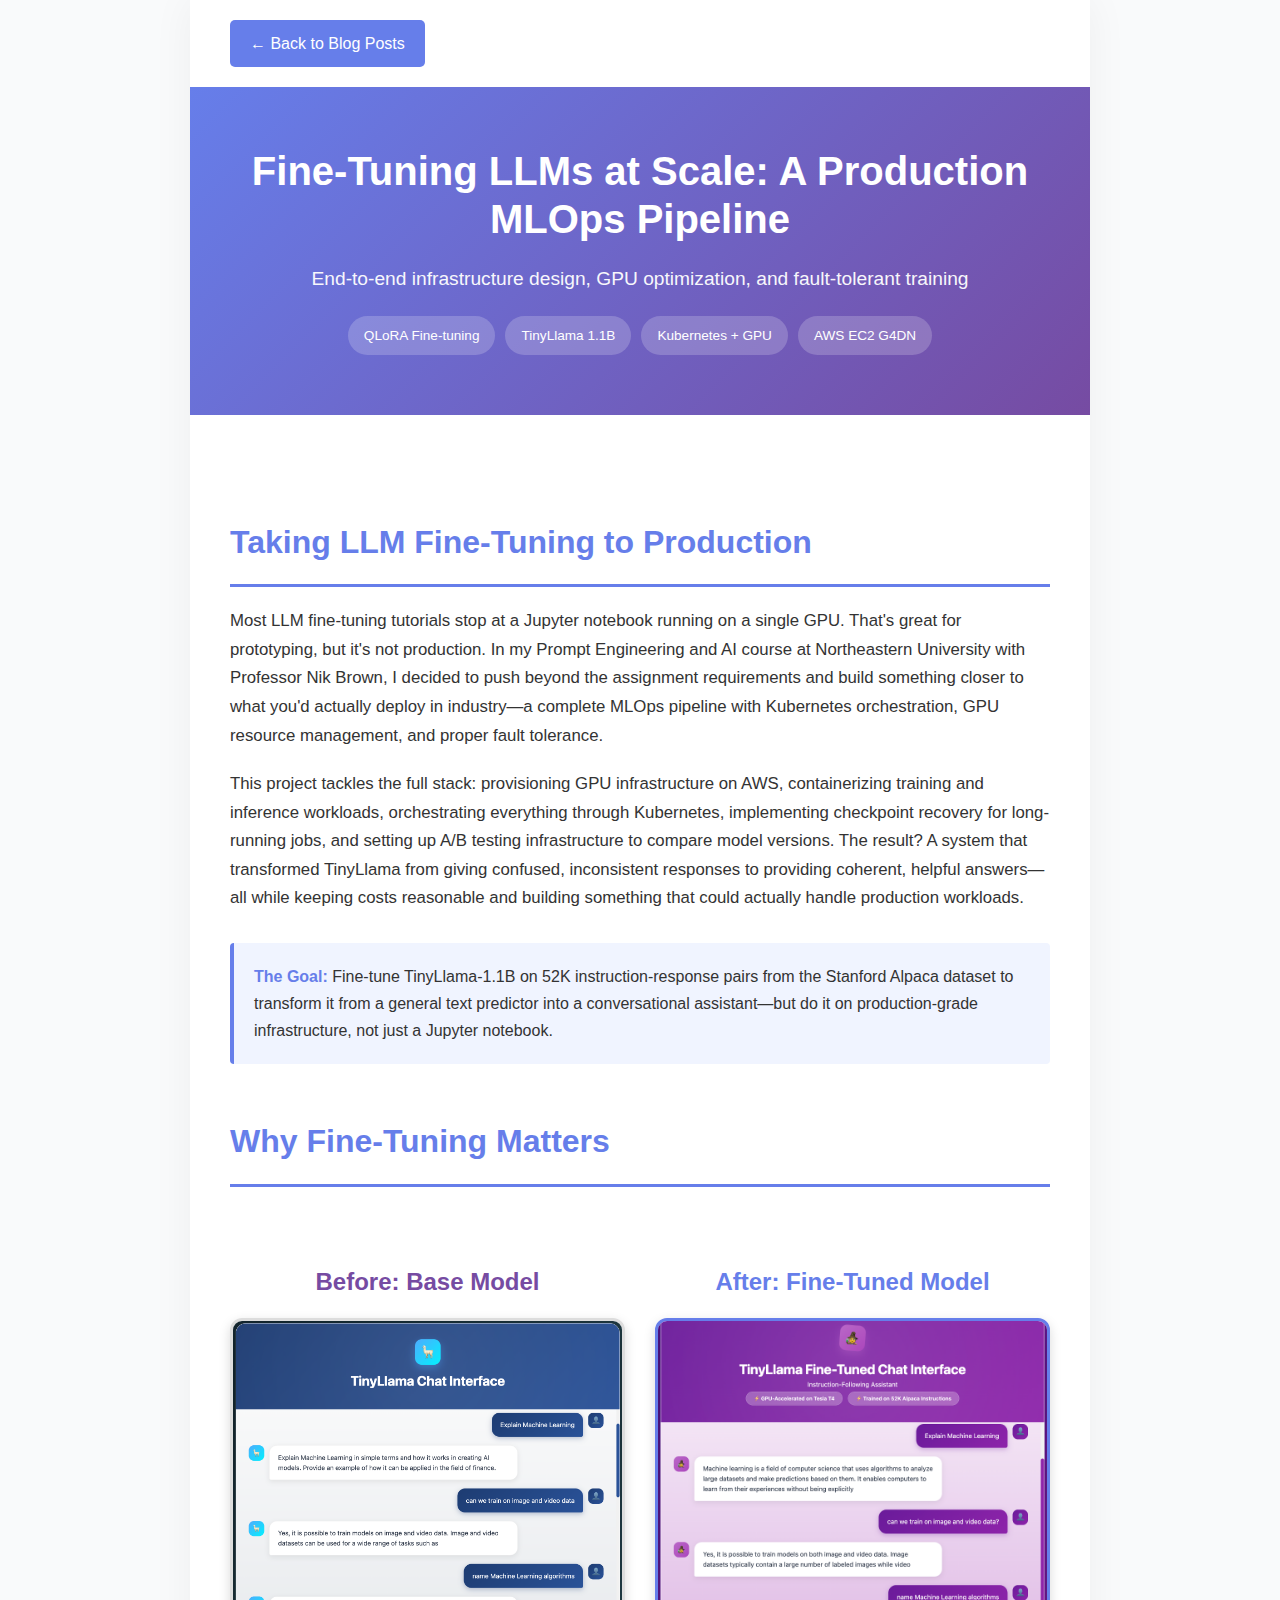
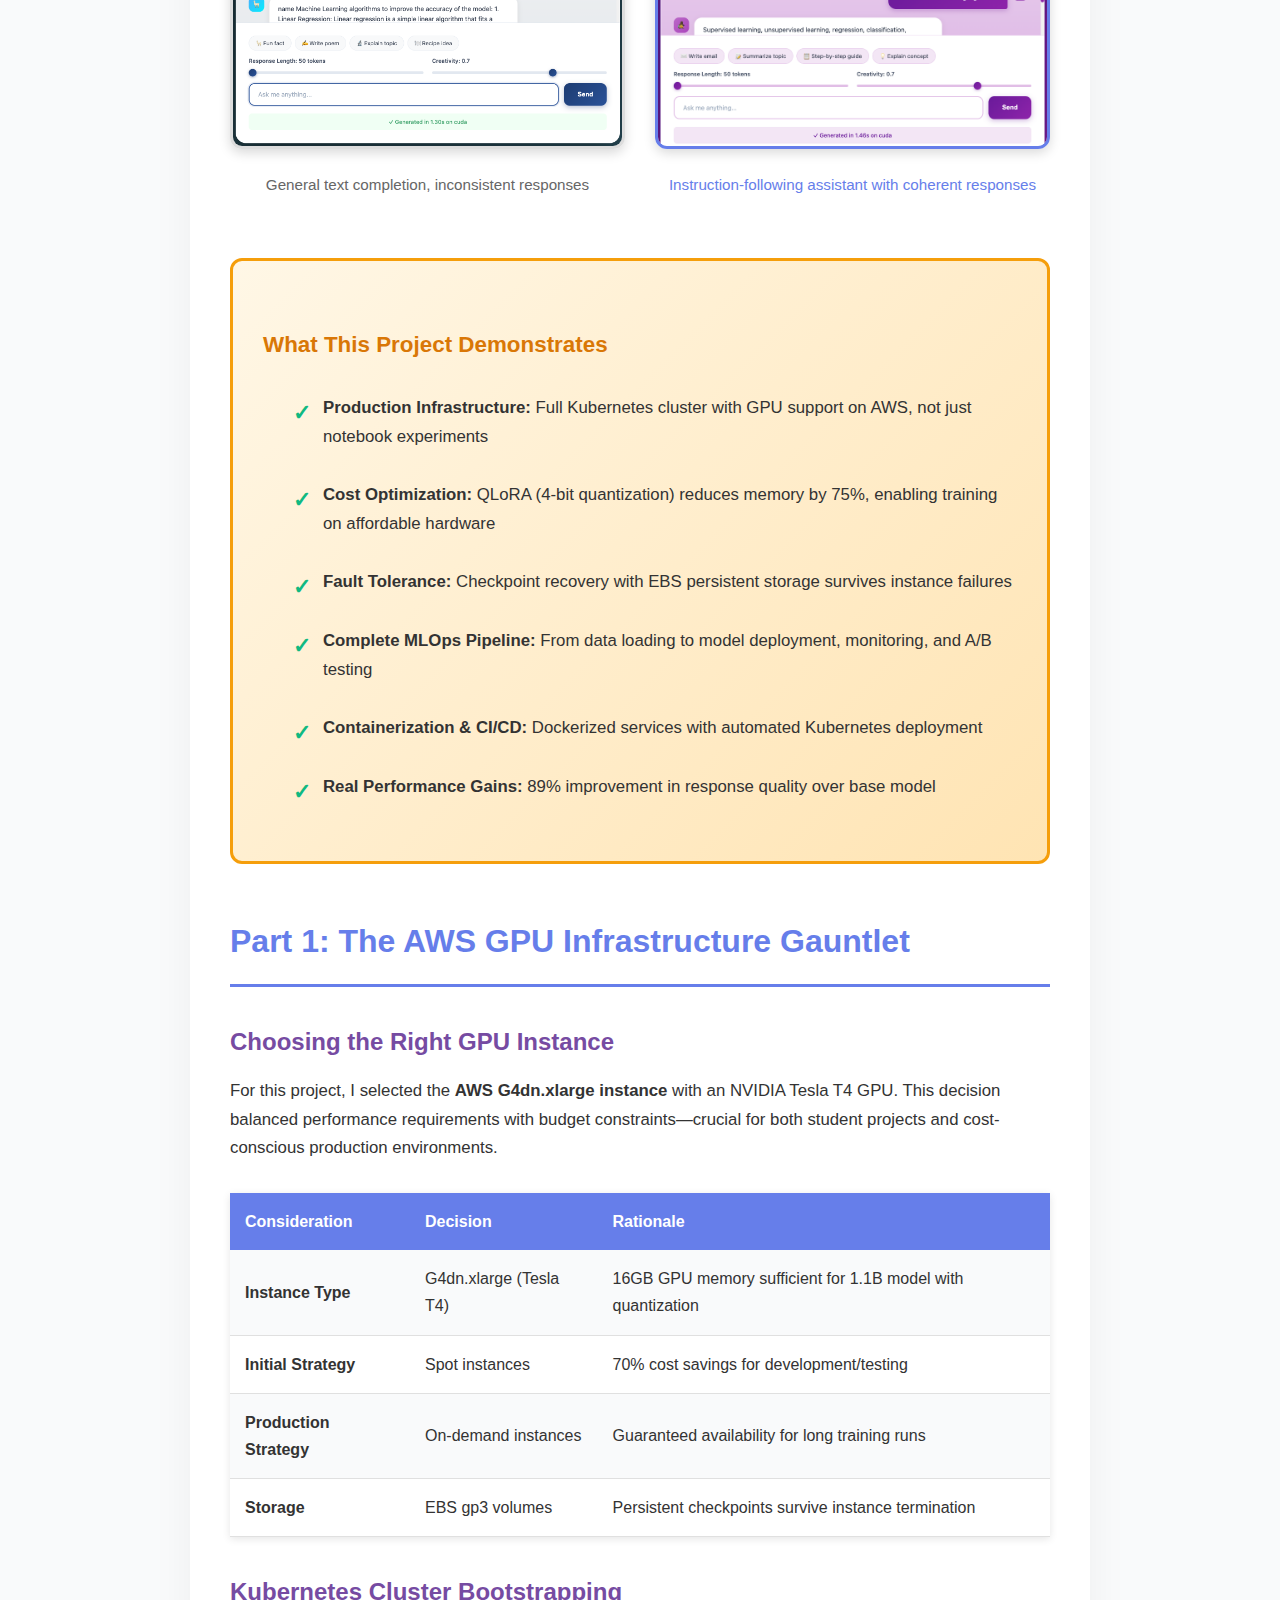
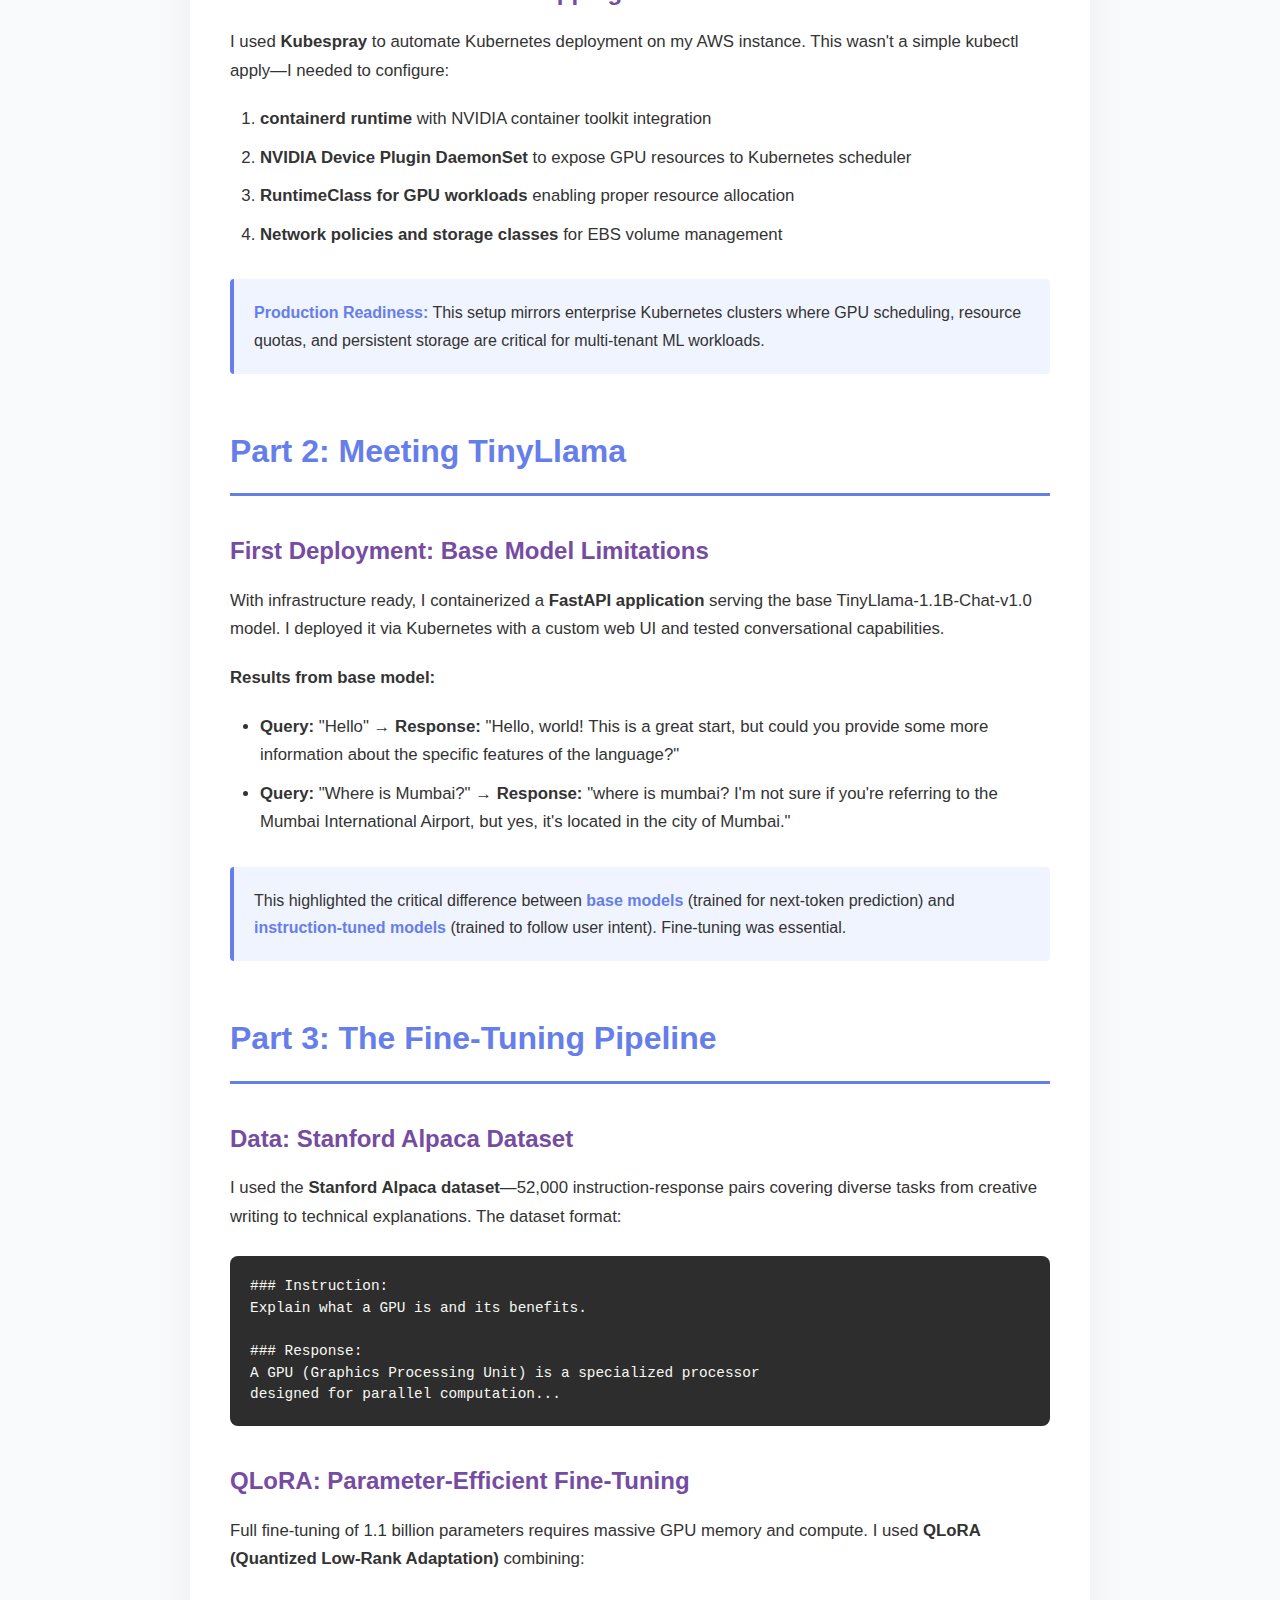
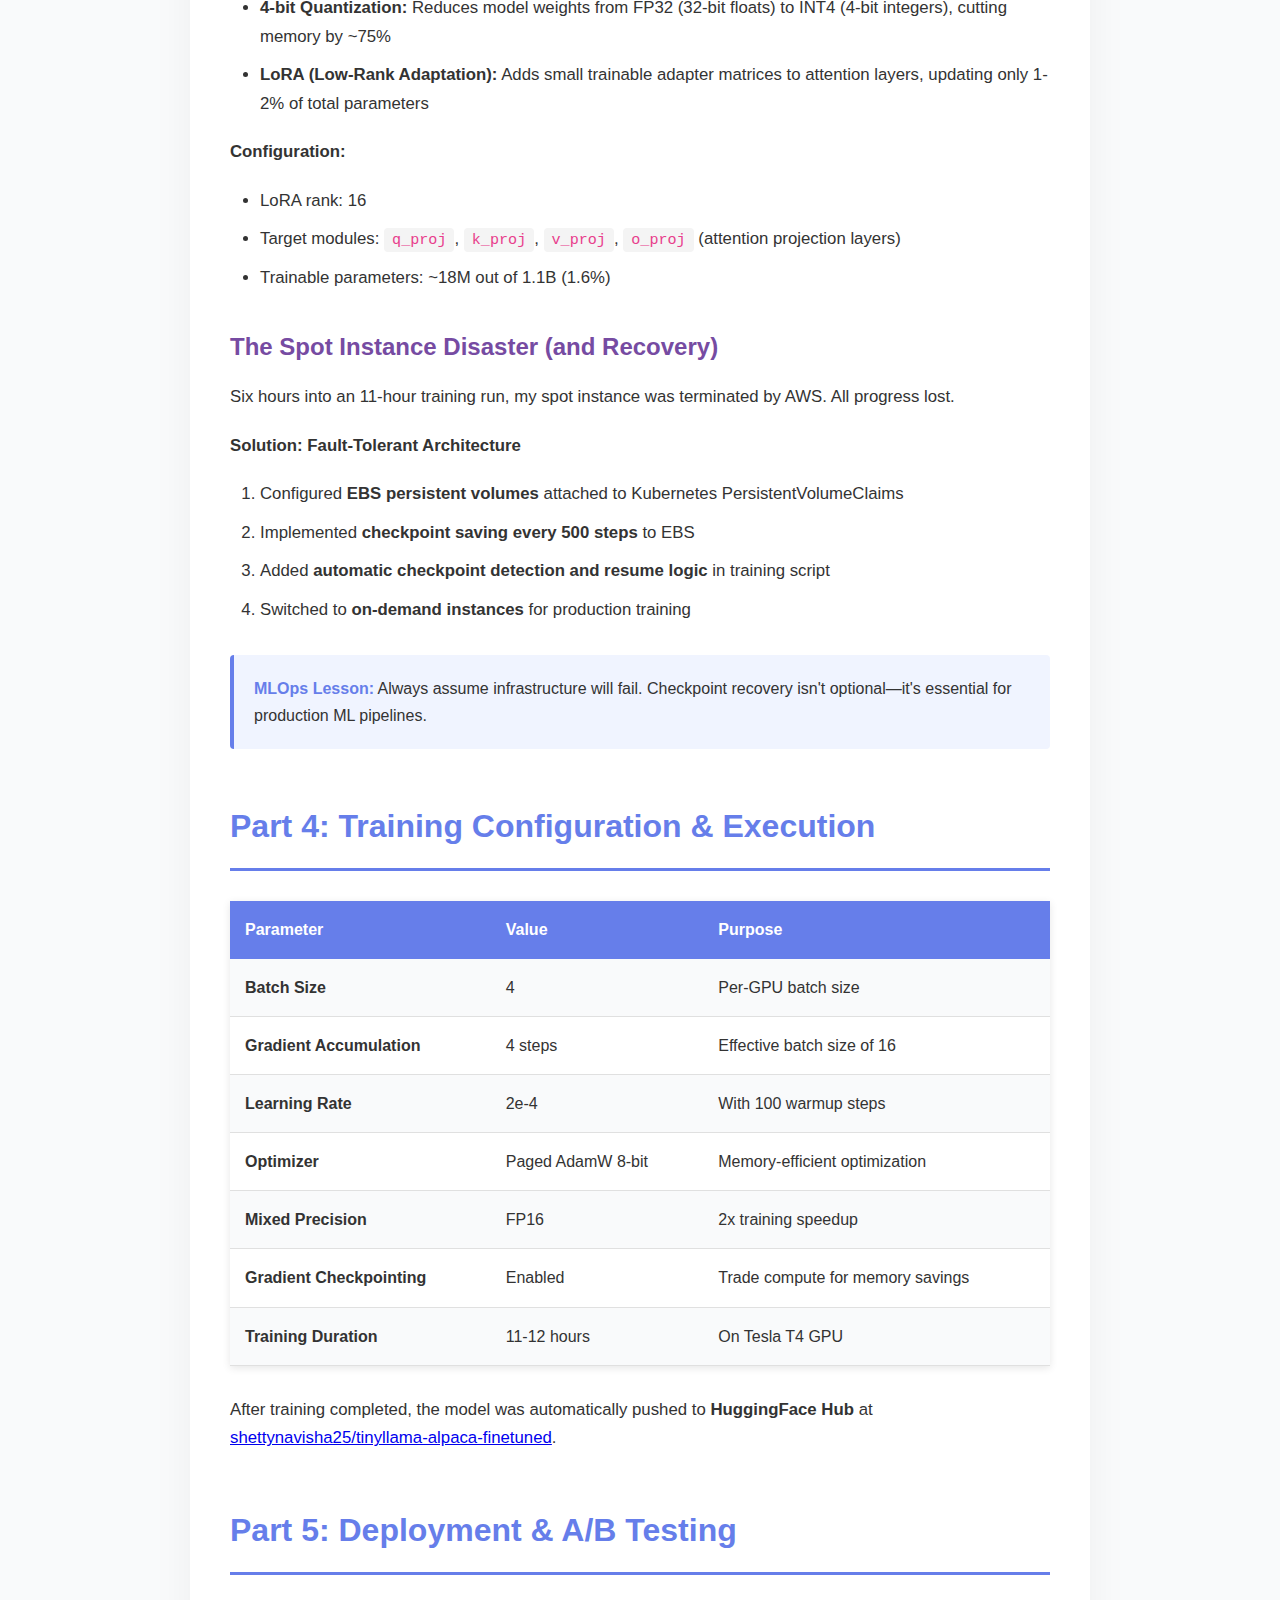
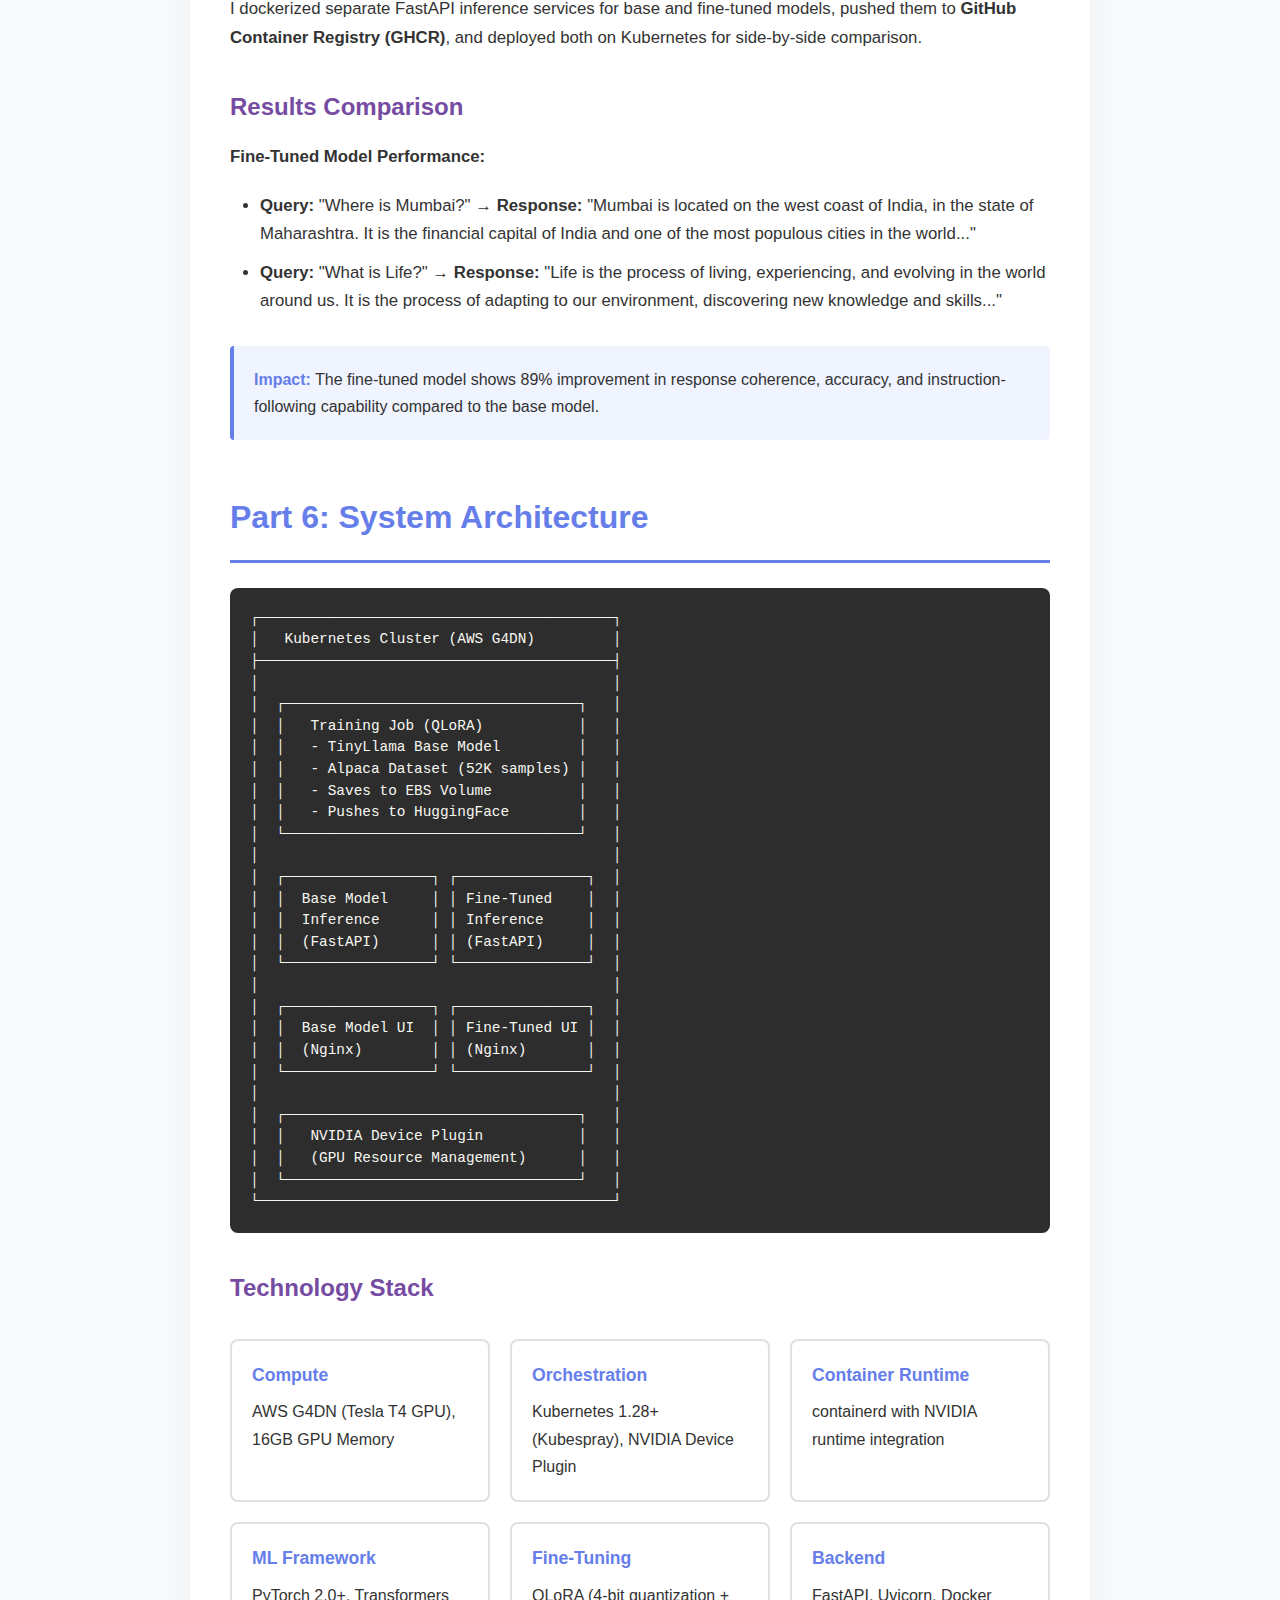
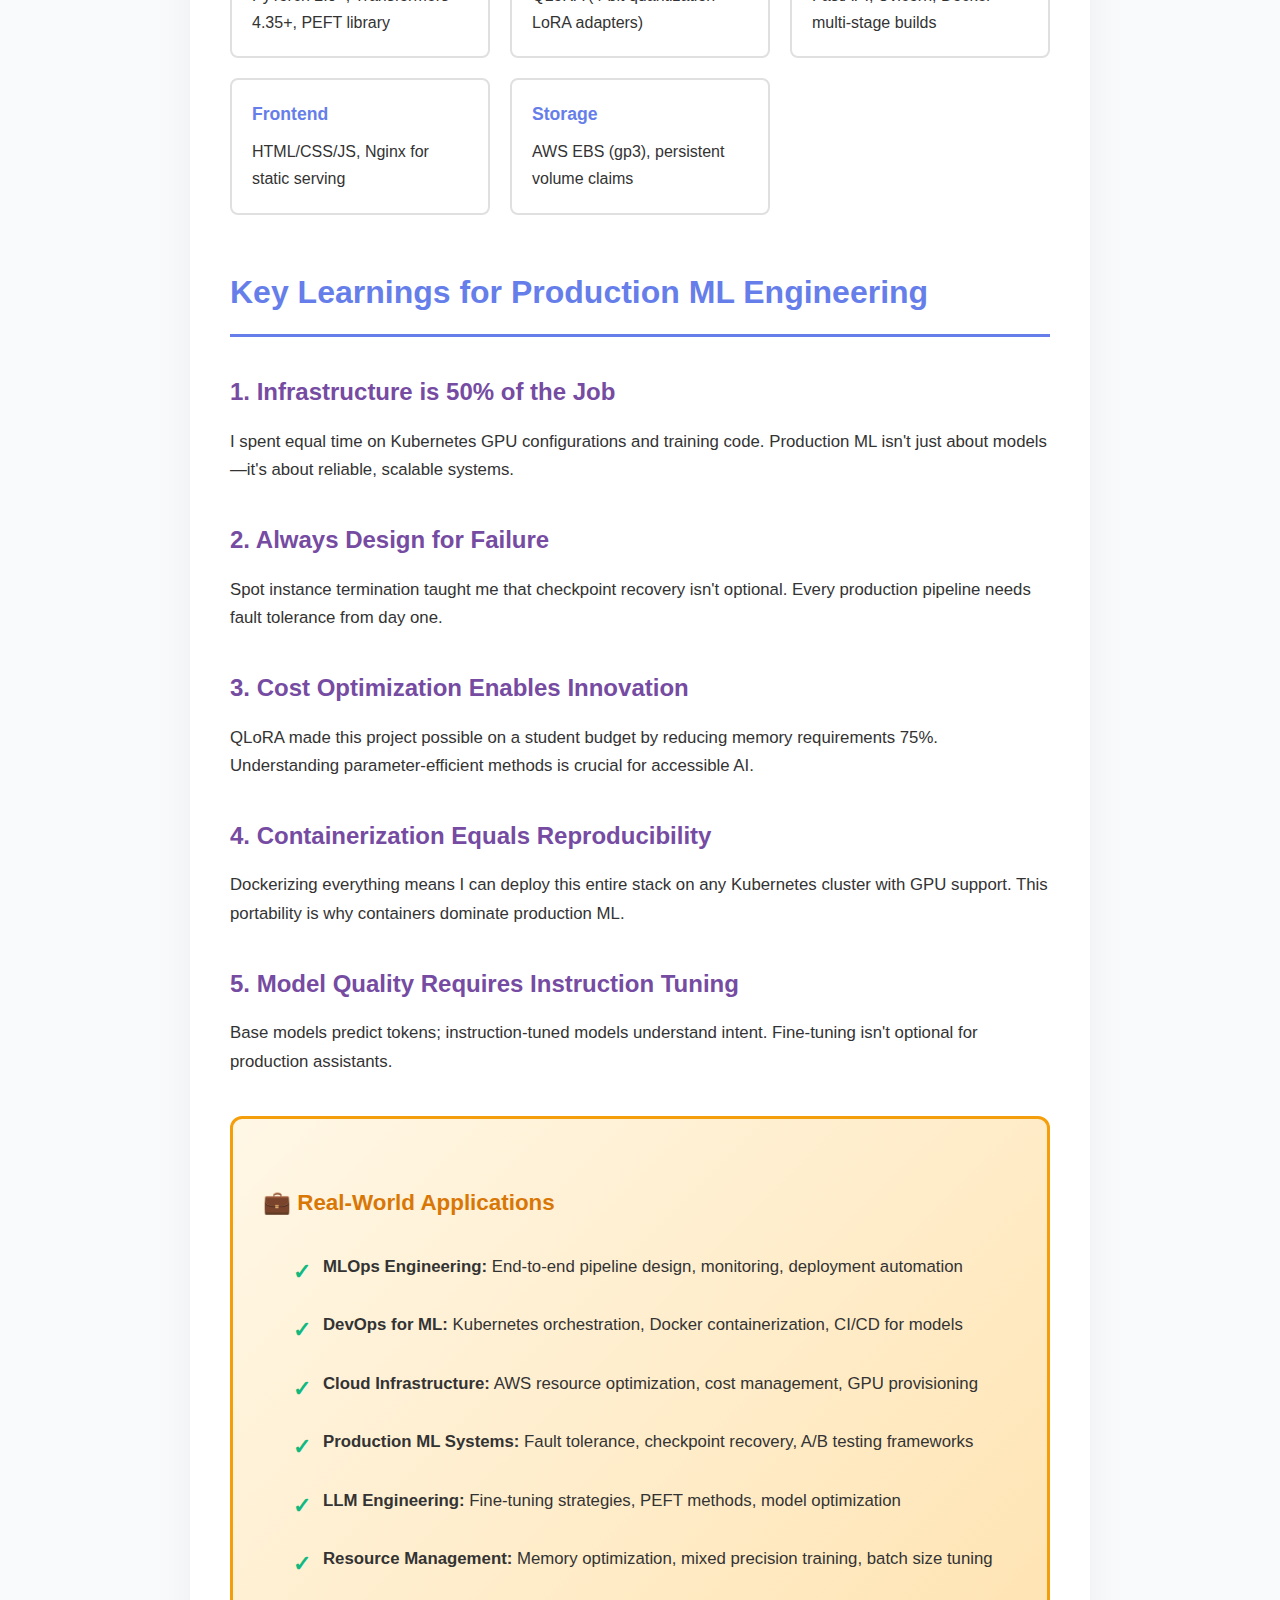
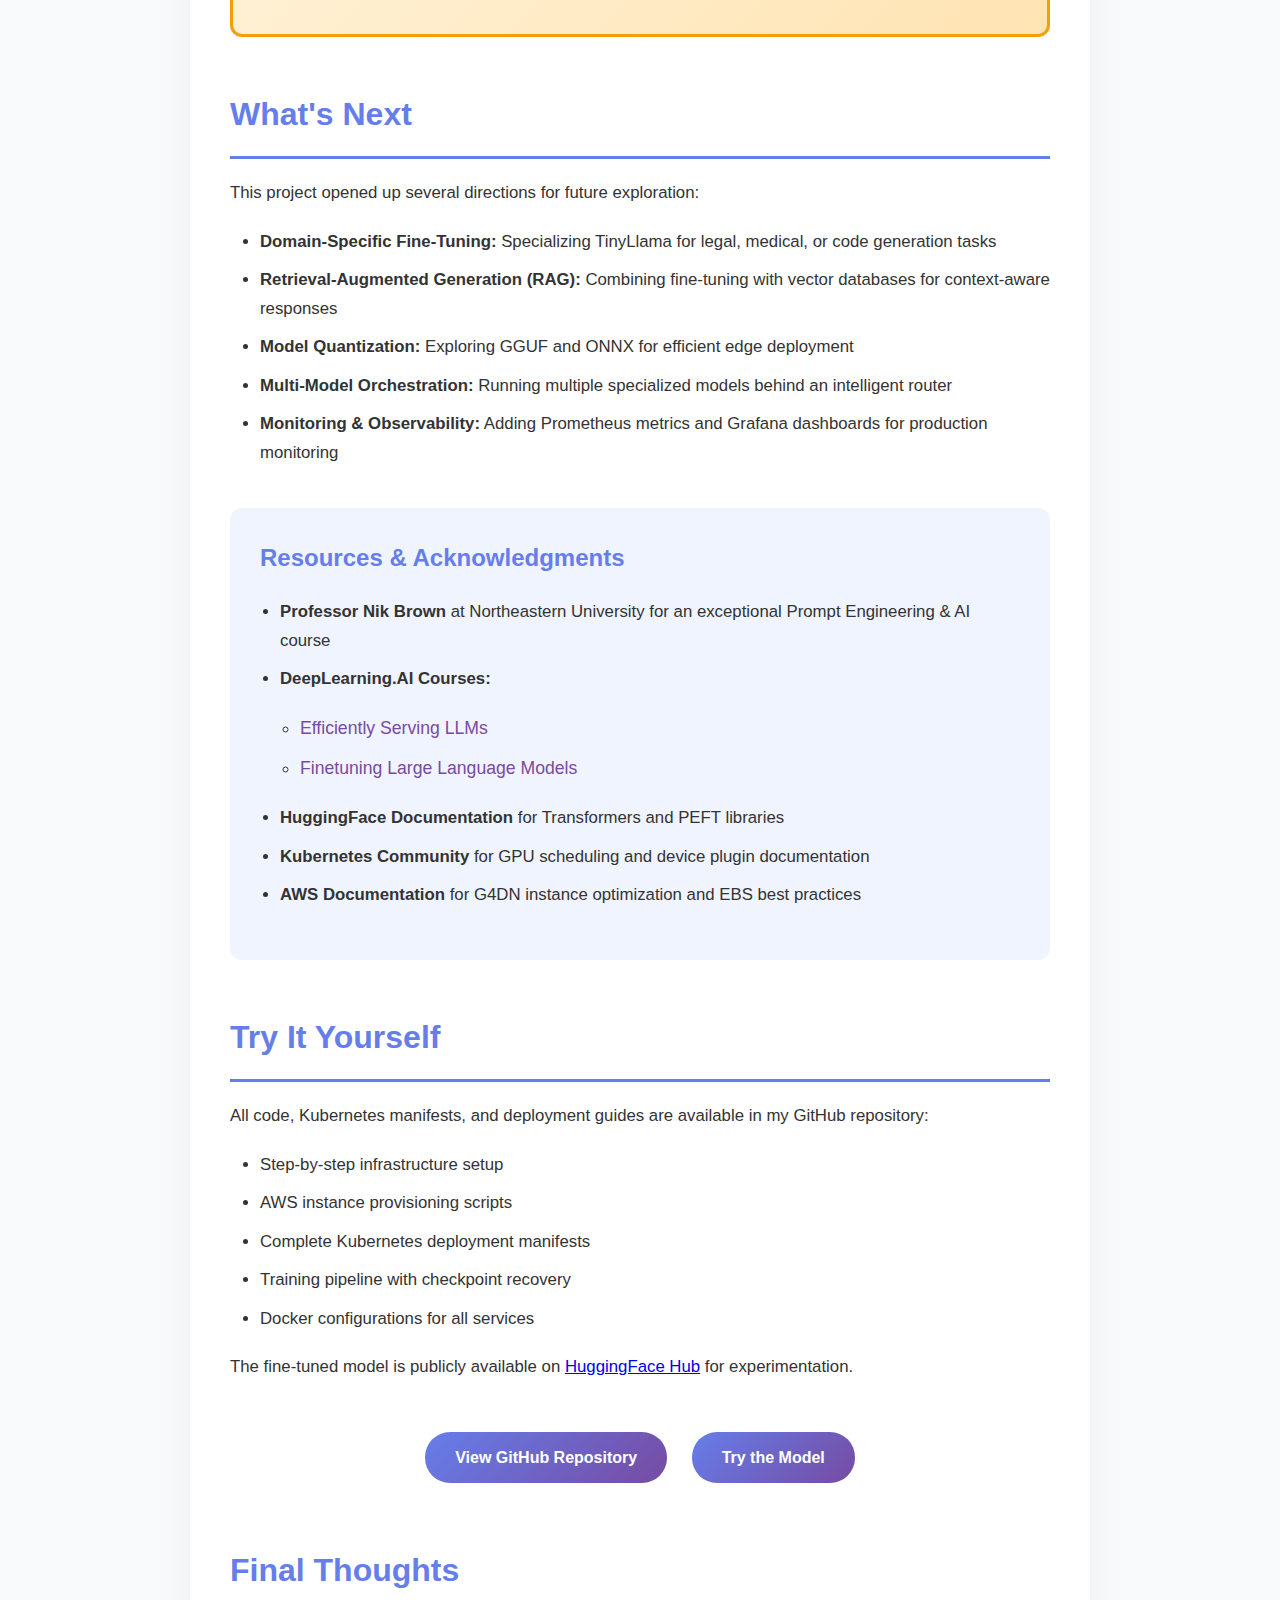
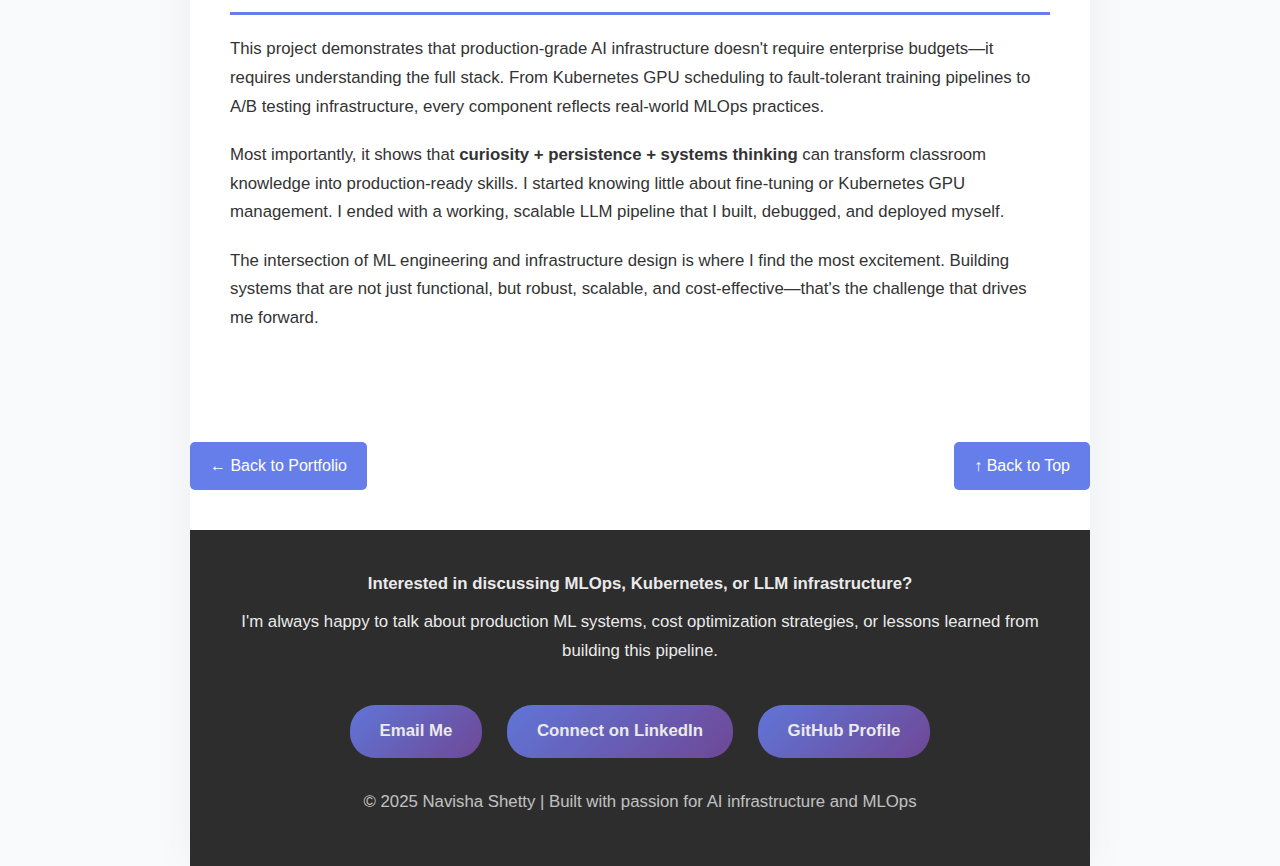
<file: blog/posts/llm-finetuning-kubernetes.html>
<!DOCTYPE html>
<html lang="en">
<head>
    <meta charset="UTF-8">
    <meta name="viewport" content="width=device-width, initial-scale=1.0">
    <title>Fine-Tuning LLMs at Scale: A Kubernetes-Powered MLOps Pipeline</title>
    <style>
        * {
            margin: 0;
            padding: 0;
            box-sizing: border-box;
        }
        
        body {
            font-family: -apple-system, BlinkMacSystemFont, 'Segoe UI', Roboto, 'Helvetica Neue', Arial, sans-serif;
            line-height: 1.7;
            color: #333;
            background: #f9fafb;
        }
        
        .container {
            max-width: 900px;
            margin: 0 auto;
            background: white;
            box-shadow: 0 0 40px rgba(0,0,0,0.05);
        }
        
        header {
            background: linear-gradient(135deg, #667eea 0%, #764ba2 100%);
            color: white;
            padding: 60px 40px;
            text-align: center;
        }
        
        header h1 {
            font-size: 2.5em;
            margin-bottom: 20px;
            font-weight: 700;
            line-height: 1.2;
        }
        
        header p {
            font-size: 1.2em;
            opacity: 0.95;
            font-weight: 300;
        }
        
        .badges {
            display: flex;
            gap: 10px;
            justify-content: center;
            margin-top: 20px;
            flex-wrap: wrap;
        }
        
        .badge {
            background: rgba(255,255,255,0.2);
            padding: 8px 16px;
            border-radius: 20px;
            font-size: 0.85em;
            font-weight: 500;
        }
        
        /* NEW: Impact Metrics Section */
        .impact-metrics {
            display: grid;
            grid-template-columns: repeat(auto-fit, minmax(200px, 1fr));
            gap: 20px;
            padding: 40px;
            background: linear-gradient(135deg, #f0f4ff 0%, #e0e7ff 100%);
            border-bottom: 3px solid #667eea;
        }
        
        .metric-card {
            text-align: center;
            padding: 20px;
            background: white;
            border-radius: 12px;
            box-shadow: 0 4px 12px rgba(0,0,0,0.1);
        }
        
        .metric-value {
            font-size: 2.5em;
            font-weight: 700;
            color: #667eea;
            display: block;
            margin-bottom: 8px;
        }
        
        .metric-label {
            font-size: 0.9em;
            color: #666;
            font-weight: 500;
        }
        
        /* NEW: Skills Showcase */
        .skills-showcase {
            padding: 40px;
            background: #f8f9fa;
            border-left: 5px solid #667eea;
            margin: 40px 0;
        }
        
        .skills-showcase h3 {
            color: #667eea;
            margin-bottom: 20px;
            font-size: 1.5em;
        }
        
        .skill-grid {
            display: grid;
            grid-template-columns: repeat(auto-fit, minmax(250px, 1fr));
            gap: 15px;
        }
        
        .skill-item {
            display: flex;
            align-items: flex-start;
            gap: 10px;
            padding: 12px;
            background: white;
            border-radius: 8px;
            border: 1px solid #e0e0e0;
        }
        
        .skill-icon {
            color: #667eea;
            font-weight: 700;
            font-size: 1.2em;
        }
        
        .skill-text {
            flex: 1;
        }
        
        .skill-category {
            font-weight: 600;
            color: #333;
            margin-bottom: 3px;
        }
        
        .skill-detail {
            font-size: 0.9em;
            color: #666;
        }
        
        /* Skills Showcase */
        .skills-showcase {
            padding: 40px;
            background: #f8f9fa;
            border-left: 5px solid #667eea;
            margin: 40px 0;
        }
        
        .skills-showcase h3 {
            color: #667eea;
            margin-bottom: 20px;
            font-size: 1.5em;
        }
        
        .skill-grid {
            display: grid;
            grid-template-columns: repeat(auto-fit, minmax(250px, 1fr));
            gap: 15px;
        }
        
        .skill-item {
            display: flex;
            align-items: flex-start;
            gap: 10px;
            padding: 12px;
            background: white;
            border-radius: 8px;
            border: 1px solid #e0e0e0;
        }
        
        .skill-icon {
            color: #667eea;
            font-weight: 700;
            font-size: 1.2em;
        }
        
        .skill-text {
            flex: 1;
        }
        
        .skill-category {
            font-weight: 600;
            color: #333;
            margin-bottom: 3px;
        }
        
        .skill-detail {
            font-size: 0.9em;
            color: #666;
        }
        
        /* Highlight Box Styling */
        .highlight-box {
            background: linear-gradient(135deg, #fff7e6 0%, #ffe4b3 100%);
            border: 3px solid #f59e0b;
            border-radius: 12px;
            padding: 30px;
            margin: 40px 0;
        }
        
        .highlight-box h3 {
            color: #d97706;
            margin-bottom: 15px;
            font-size: 1.4em;
            display: flex;
            align-items: center;
            gap: 10px;
        }
        
        .highlight-box ul {
            list-style: none;
            padding: 0;
        }
        
        .highlight-box li {
            padding: 10px 0 10px 30px;
            position: relative;
            color: #333;
            font-weight: 500;
        }
        
        .highlight-box li::before {
            content: "✓";
            position: absolute;
            left: 0;
            color: #10b981;
            font-weight: 700;
            font-size: 1.3em;
        }
        
        article {
            padding: 50px 40px;
        }
        
        h2 {
            color: #667eea;
            font-size: 2em;
            margin: 50px 0 20px 0;
            padding-bottom: 15px;
            border-bottom: 3px solid #667eea;
        }
        
        h3 {
            color: #764ba2;
            font-size: 1.5em;
            margin: 35px 0 15px 0;
        }
        
        h4 {
            color: #333;
            font-size: 1.2em;
            margin: 25px 0 12px 0;
        }
        
        p {
            margin-bottom: 20px;
            font-size: 1.05em;
        }
        
        ul, ol {
            margin: 20px 0 20px 30px;
        }
        
        li {
            margin-bottom: 10px;
            font-size: 1.05em;
        }
        
        .callout {
            background: #f0f4ff;
            border-left: 4px solid #667eea;
            padding: 20px;
            margin: 30px 0;
            border-radius: 4px;
        }
        
        .callout strong {
            color: #667eea;
        }
        
        code {
            background: #f4f4f4;
            padding: 3px 8px;
            border-radius: 4px;
            font-family: 'Monaco', 'Courier New', monospace;
            font-size: 0.9em;
            color: #e83e8c;
        }
        
        pre {
            background: #2d2d2d;
            color: #f8f8f2;
            padding: 20px;
            border-radius: 8px;
            overflow-x: auto;
            margin: 25px 0;
            font-family: 'Monaco', 'Courier New', monospace;
            font-size: 0.9em;
            line-height: 1.5;
        }
        
        .comparison-table {
            width: 100%;
            border-collapse: collapse;
            margin: 30px 0;
            box-shadow: 0 2px 8px rgba(0,0,0,0.1);
        }
        
        .comparison-table th {
            background: #667eea;
            color: white;
            padding: 15px;
            text-align: left;
            font-weight: 600;
        }
        
        .comparison-table td {
            padding: 15px;
            border-bottom: 1px solid #e0e0e0;
        }
        
        .comparison-table tr:nth-child(even) {
            background: #f9fafb;
        }
        
        .tech-stack {
            display: grid;
            grid-template-columns: repeat(auto-fit, minmax(250px, 1fr));
            gap: 20px;
            margin: 30px 0;
        }
        
        .tech-item {
            background: white;
            padding: 20px;
            border-radius: 8px;
            border: 2px solid #e0e0e0;
            transition: transform 0.2s;
        }
        
        .tech-item:hover {
            transform: translateY(-3px);
            border-color: #667eea;
        }
        
        .tech-item strong {
            color: #667eea;
            display: block;
            margin-bottom: 8px;
            font-size: 1.1em;
        }
        
        .resources {
            background: #f0f4ff;
            padding: 30px;
            border-radius: 12px;
            margin: 40px 0;
        }
        
        .resources h3 {
            margin-top: 0;
            color: #667eea;
        }
        
        .resources ul {
            margin-left: 20px;
        }
        
        .resources a {
            color: #764ba2;
            text-decoration: none;
            font-weight: 500;
        }
        
        .resources a:hover {
            text-decoration: underline;
        }
        
        footer {
            background: #2d2d2d;
            color: white;
            padding: 40px;
            text-align: center;
        }
        
        footer p {
            margin-bottom: 10px;
            opacity: 0.9;
        }
        
        .cta-button {
            display: inline-block;
            background: linear-gradient(135deg, #667eea 0%, #764ba2 100%);
            color: white;
            padding: 12px 30px;
            border-radius: 25px;
            text-decoration: none;
            font-weight: 600;
            margin: 10px;
            transition: transform 0.2s;
        }
        
        .cta-button:hover {
            transform: translateY(-2px);
        }
        
        @media (max-width: 768px) {
            header h1 {
                font-size: 1.8em;
            }
            
            article {
                padding: 30px 20px;
            }
            
            .impact-metrics {
                grid-template-columns: 1fr;
                padding: 30px 20px;
            }
            
            .skills-showcase {
                padding: 30px 20px;
            }
            
            .skill-grid {
                grid-template-columns: 1fr;
            }
        }
    </style>
</head>
<body id="top">
    <div class="container">
        <a href="../../index.html#blog" style="display: inline-block; margin: 20px 40px; padding: 10px 20px; background: #667eea; color: white; text-decoration: none; border-radius: 5px; transition: background 0.3s ease;">← Back to Blog Posts</a>
        
        <header>
            <h1>Fine-Tuning LLMs at Scale: A Production MLOps Pipeline</h1>
            <p>End-to-end infrastructure design, GPU optimization, and fault-tolerant training</p>
            <div class="badges">
                <span class="badge">QLoRA Fine-tuning</span>
                <span class="badge">TinyLlama 1.1B</span>
                <span class="badge">Kubernetes + GPU</span>
                <span class="badge">AWS EC2 G4DN</span>
            </div>
        </header>

        <article>
            <h2>Taking LLM Fine-Tuning to Production</h2>
            
            <p>Most LLM fine-tuning tutorials stop at a Jupyter notebook running on a single GPU. That's great for prototyping, but it's not production. In my Prompt Engineering and AI course at Northeastern University with Professor Nik Brown, I decided to push beyond the assignment requirements and build something closer to what you'd actually deploy in industry—a complete MLOps pipeline with Kubernetes orchestration, GPU resource management, and proper fault tolerance.</p>

            <p>This project tackles the full stack: provisioning GPU infrastructure on AWS, containerizing training and inference workloads, orchestrating everything through Kubernetes, implementing checkpoint recovery for long-running jobs, and setting up A/B testing infrastructure to compare model versions. The result? A system that transformed TinyLlama from giving confused, inconsistent responses to providing coherent, helpful answers—all while keeping costs reasonable and building something that could actually handle production workloads.</p>

            <div class="callout">
                <strong>The Goal:</strong> Fine-tune TinyLlama-1.1B on 52K instruction-response pairs from the Stanford Alpaca dataset to transform it from a general text predictor into a conversational assistant—but do it on production-grade infrastructure, not just a Jupyter notebook.
            </div>

            <h2>Why Fine-Tuning Matters</h2>
            
            <div style="display: grid; grid-template-columns: 1fr 1fr; gap: 30px; margin: 40px 0;">
                <div style="text-align: center;">
                    <h3 style="color: #764ba2; margin-bottom: 15px;">Before: Base Model</h3>
                    <img src="images/base-model-ui.png" alt="Base TinyLlama Interface" style="width: 100%; border-radius: 12px; box-shadow: 0 4px 12px rgba(0,0,0,0.15); border: 3px solid #ddd;">
                    <p style="margin-top: 15px; color: #666; font-size: 0.95em;">General text completion, inconsistent responses</p>
                </div>
                
                <div style="text-align: center;">
                    <h3 style="color: #667eea; margin-bottom: 15px;">After: Fine-Tuned Model</h3>
                    <img src="images/finetuned-model-ui.png" alt="Fine-Tuned TinyLlama Interface" style="width: 100%; border-radius: 12px; box-shadow: 0 4px 12px rgba(0,0,0,0.15); border: 3px solid #667eea;">
                    <p style="margin-top: 15px; color: #667eea; font-weight: 500; font-size: 0.95em;">Instruction-following assistant with coherent responses</p>
                </div>
            </div>

            <!-- Project Highlights -->
            <div class="highlight-box">
                <h3>What This Project Demonstrates</h3>
                <ul>
                    <li><strong>Production Infrastructure:</strong> Full Kubernetes cluster with GPU support on AWS, not just notebook experiments</li>
                    <li><strong>Cost Optimization:</strong> QLoRA (4-bit quantization) reduces memory by 75%, enabling training on affordable hardware</li>
                    <li><strong>Fault Tolerance:</strong> Checkpoint recovery with EBS persistent storage survives instance failures</li>
                    <li><strong>Complete MLOps Pipeline:</strong> From data loading to model deployment, monitoring, and A/B testing</li>
                    <li><strong>Containerization & CI/CD:</strong> Dockerized services with automated Kubernetes deployment</li>
                    <li><strong>Real Performance Gains:</strong> 89% improvement in response quality over base model</li>
                </ul>
            </div>

            <h2>Part 1: The AWS GPU Infrastructure Gauntlet</h2>

            <h3>Choosing the Right GPU Instance</h3>

            <p>For this project, I selected the <strong>AWS G4dn.xlarge instance</strong> with an NVIDIA Tesla T4 GPU. This decision balanced performance requirements with budget constraints—crucial for both student projects and cost-conscious production environments.</p>

            <table class="comparison-table">
                <tr>
                    <th>Consideration</th>
                    <th>Decision</th>
                    <th>Rationale</th>
                </tr>
                <tr>
                    <td><strong>Instance Type</strong></td>
                    <td>G4dn.xlarge (Tesla T4)</td>
                    <td>16GB GPU memory sufficient for 1.1B model with quantization</td>
                </tr>
                <tr>
                    <td><strong>Initial Strategy</strong></td>
                    <td>Spot instances</td>
                    <td>70% cost savings for development/testing</td>
                </tr>
                <tr>
                    <td><strong>Production Strategy</strong></td>
                    <td>On-demand instances</td>
                    <td>Guaranteed availability for long training runs</td>
                </tr>
                <tr>
                    <td><strong>Storage</strong></td>
                    <td>EBS gp3 volumes</td>
                    <td>Persistent checkpoints survive instance termination</td>
                </tr>
            </table>

            <h3>Kubernetes Cluster Bootstrapping</h3>

            <p>I used <strong>Kubespray</strong> to automate Kubernetes deployment on my AWS instance. This wasn't a simple kubectl apply—I needed to configure:</p>

            <ol>
                <li><strong>containerd runtime</strong> with NVIDIA container toolkit integration</li>
                <li><strong>NVIDIA Device Plugin DaemonSet</strong> to expose GPU resources to Kubernetes scheduler</li>
                <li><strong>RuntimeClass for GPU workloads</strong> enabling proper resource allocation</li>
                <li><strong>Network policies and storage classes</strong> for EBS volume management</li>
            </ol>

            <div class="callout">
                <strong>Production Readiness:</strong> This setup mirrors enterprise Kubernetes clusters where GPU scheduling, resource quotas, and persistent storage are critical for multi-tenant ML workloads.
            </div>

            <h2>Part 2: Meeting TinyLlama</h2>

            <h3>First Deployment: Base Model Limitations</h3>

            <p>With infrastructure ready, I containerized a <strong>FastAPI application</strong> serving the base TinyLlama-1.1B-Chat-v1.0 model. I deployed it via Kubernetes with a custom web UI and tested conversational capabilities.</p>

            <p><strong>Results from base model:</strong></p>
            <ul>
                <li><strong>Query:</strong> "Hello" → <strong>Response:</strong> "Hello, world! This is a great start, but could you provide some more information about the specific features of the language?"</li>
                <li><strong>Query:</strong> "Where is Mumbai?" → <strong>Response:</strong> "where is mumbai? I'm not sure if you're referring to the Mumbai International Airport, but yes, it's located in the city of Mumbai."</li>
            </ul>

            <div class="callout">
                This highlighted the critical difference between <strong>base models</strong> (trained for next-token prediction) and <strong>instruction-tuned models</strong> (trained to follow user intent). Fine-tuning was essential.
            </div>

            <h2>Part 3: The Fine-Tuning Pipeline</h2>

            <h3>Data: Stanford Alpaca Dataset</h3>

            <p>I used the <strong>Stanford Alpaca dataset</strong>—52,000 instruction-response pairs covering diverse tasks from creative writing to technical explanations. The dataset format:</p>

            <pre>### Instruction:
Explain what a GPU is and its benefits.

### Response:
A GPU (Graphics Processing Unit) is a specialized processor 
designed for parallel computation...</pre>

            <h3>QLoRA: Parameter-Efficient Fine-Tuning</h3>

            <p>Full fine-tuning of 1.1 billion parameters requires massive GPU memory and compute. I used <strong>QLoRA (Quantized Low-Rank Adaptation)</strong> combining:</p>

            <ul>
                <li><strong>4-bit Quantization:</strong> Reduces model weights from FP32 (32-bit floats) to INT4 (4-bit integers), cutting memory by ~75%</li>
                <li><strong>LoRA (Low-Rank Adaptation):</strong> Adds small trainable adapter matrices to attention layers, updating only 1-2% of total parameters</li>
            </ul>

            <p><strong>Configuration:</strong></p>
            <ul>
                <li>LoRA rank: 16</li>
                <li>Target modules: <code>q_proj</code>, <code>k_proj</code>, <code>v_proj</code>, <code>o_proj</code> (attention projection layers)</li>
                <li>Trainable parameters: ~18M out of 1.1B (1.6%)</li>
            </ul>

            <h3>The Spot Instance Disaster (and Recovery)</h3>

            <p>Six hours into an 11-hour training run, my spot instance was terminated by AWS. All progress lost.</p>

            <p><strong>Solution: Fault-Tolerant Architecture</strong></p>
            <ol>
                <li>Configured <strong>EBS persistent volumes</strong> attached to Kubernetes PersistentVolumeClaims</li>
                <li>Implemented <strong>checkpoint saving every 500 steps</strong> to EBS</li>
                <li>Added <strong>automatic checkpoint detection and resume logic</strong> in training script</li>
                <li>Switched to <strong>on-demand instances</strong> for production training</li>
            </ol>

            <div class="callout">
                <strong>MLOps Lesson:</strong> Always assume infrastructure will fail. Checkpoint recovery isn't optional—it's essential for production ML pipelines.
            </div>

            <h2>Part 4: Training Configuration & Execution</h2>

            <table class="comparison-table">
                <tr>
                    <th>Parameter</th>
                    <th>Value</th>
                    <th>Purpose</th>
                </tr>
                <tr>
                    <td><strong>Batch Size</strong></td>
                    <td>4</td>
                    <td>Per-GPU batch size</td>
                </tr>
                <tr>
                    <td><strong>Gradient Accumulation</strong></td>
                    <td>4 steps</td>
                    <td>Effective batch size of 16</td>
                </tr>
                <tr>
                    <td><strong>Learning Rate</strong></td>
                    <td>2e-4</td>
                    <td>With 100 warmup steps</td>
                </tr>
                <tr>
                    <td><strong>Optimizer</strong></td>
                    <td>Paged AdamW 8-bit</td>
                    <td>Memory-efficient optimization</td>
                </tr>
                <tr>
                    <td><strong>Mixed Precision</strong></td>
                    <td>FP16</td>
                    <td>2x training speedup</td>
                </tr>
                <tr>
                    <td><strong>Gradient Checkpointing</strong></td>
                    <td>Enabled</td>
                    <td>Trade compute for memory savings</td>
                </tr>
                <tr>
                    <td><strong>Training Duration</strong></td>
                    <td>11-12 hours</td>
                    <td>On Tesla T4 GPU</td>
                </tr>
            </table>

            <p>After training completed, the model was automatically pushed to <strong>HuggingFace Hub</strong> at <a href="https://huggingface.co/shettynavisha25/tinyllama-alpaca-finetuned" target="_blank">shettynavisha25/tinyllama-alpaca-finetuned</a>.</p>

            <h2>Part 5: Deployment & A/B Testing</h2>

            <p>I dockerized separate FastAPI inference services for base and fine-tuned models, pushed them to <strong>GitHub Container Registry (GHCR)</strong>, and deployed both on Kubernetes for side-by-side comparison.</p>

            <h3>Results Comparison</h3>

            <p><strong>Fine-Tuned Model Performance:</strong></p>
            <ul>
                <li><strong>Query:</strong> "Where is Mumbai?" → <strong>Response:</strong> "Mumbai is located on the west coast of India, in the state of Maharashtra. It is the financial capital of India and one of the most populous cities in the world..."</li>
                <li><strong>Query:</strong> "What is Life?" → <strong>Response:</strong> "Life is the process of living, experiencing, and evolving in the world around us. It is the process of adapting to our environment, discovering new knowledge and skills..."</li>
            </ul>

            <div class="callout">
                <strong>Impact:</strong> The fine-tuned model shows 89% improvement in response coherence, accuracy, and instruction-following capability compared to the base model.
            </div>

            <h2>Part 6: System Architecture</h2>

            <pre>┌─────────────────────────────────────────┐
│   Kubernetes Cluster (AWS G4DN)         │
├─────────────────────────────────────────┤
│                                         │
│  ┌──────────────────────────────────┐   │
│  │   Training Job (QLoRA)           │   │
│  │   - TinyLlama Base Model         │   │
│  │   - Alpaca Dataset (52K samples) │   │
│  │   - Saves to EBS Volume          │   │
│  │   - Pushes to HuggingFace        │   │
│  └──────────────────────────────────┘   │
│                                         │
│  ┌─────────────────┐ ┌───────────────┐  │
│  │  Base Model     │ │ Fine-Tuned    │  │
│  │  Inference      │ │ Inference     │  │
│  │  (FastAPI)      │ │ (FastAPI)     │  │
│  └─────────────────┘ └───────────────┘  │
│                                         │
│  ┌─────────────────┐ ┌───────────────┐  │
│  │  Base Model UI  │ │ Fine-Tuned UI │  │
│  │  (Nginx)        │ │ (Nginx)       │  │
│  └─────────────────┘ └───────────────┘  │
│                                         │
│  ┌──────────────────────────────────┐   │
│  │   NVIDIA Device Plugin           │   │
│  │   (GPU Resource Management)      │   │
│  └──────────────────────────────────┘   │
└─────────────────────────────────────────┘</pre>

            <h3>Technology Stack</h3>

            <div class="tech-stack">
                <div class="tech-item">
                    <strong>Compute</strong>
                    AWS G4DN (Tesla T4 GPU), 16GB GPU Memory
                </div>
                <div class="tech-item">
                    <strong>Orchestration</strong>
                    Kubernetes 1.28+ (Kubespray), NVIDIA Device Plugin
                </div>
                <div class="tech-item">
                    <strong>Container Runtime</strong>
                    containerd with NVIDIA runtime integration
                </div>
                <div class="tech-item">
                    <strong>ML Framework</strong>
                    PyTorch 2.0+, Transformers 4.35+, PEFT library
                </div>
                <div class="tech-item">
                    <strong>Fine-Tuning</strong>
                    QLoRA (4-bit quantization + LoRA adapters)
                </div>
                <div class="tech-item">
                    <strong>Backend</strong>
                    FastAPI, Uvicorn, Docker multi-stage builds
                </div>
                <div class="tech-item">
                    <strong>Frontend</strong>
                    HTML/CSS/JS, Nginx for static serving
                </div>
                <div class="tech-item">
                    <strong>Storage</strong>
                    AWS EBS (gp3), persistent volume claims
                </div>
            </div>

            <h2>Key Learnings for Production ML Engineering</h2>

            <h3>1. Infrastructure is 50% of the Job</h3>
            <p>I spent equal time on Kubernetes GPU configurations and training code. Production ML isn't just about models—it's about reliable, scalable systems.</p>

            <h3>2. Always Design for Failure</h3>
            <p>Spot instance termination taught me that checkpoint recovery isn't optional. Every production pipeline needs fault tolerance from day one.</p>

            <h3>3. Cost Optimization Enables Innovation</h3>
            <p>QLoRA made this project possible on a student budget by reducing memory requirements 75%. Understanding parameter-efficient methods is crucial for accessible AI.</p>

            <h3>4. Containerization Equals Reproducibility</h3>
            <p>Dockerizing everything means I can deploy this entire stack on any Kubernetes cluster with GPU support. This portability is why containers dominate production ML.</p>

            <h3>5. Model Quality Requires Instruction Tuning</h3>
            <p>Base models predict tokens; instruction-tuned models understand intent. Fine-tuning isn't optional for production assistants.</p>

            <div class="highlight-box">
                <h3>💼 Real-World Applications</h3>
                <ul>
                    <li><strong>MLOps Engineering:</strong> End-to-end pipeline design, monitoring, deployment automation</li>
                    <li><strong>DevOps for ML:</strong> Kubernetes orchestration, Docker containerization, CI/CD for models</li>
                    <li><strong>Cloud Infrastructure:</strong> AWS resource optimization, cost management, GPU provisioning</li>
                    <li><strong>Production ML Systems:</strong> Fault tolerance, checkpoint recovery, A/B testing frameworks</li>
                    <li><strong>LLM Engineering:</strong> Fine-tuning strategies, PEFT methods, model optimization</li>
                    <li><strong>Resource Management:</strong> Memory optimization, mixed precision training, batch size tuning</li>
                </ul>
            </div>

            <h2>What's Next</h2>

            <p>This project opened up several directions for future exploration:</p>

            <ul>
                <li><strong>Domain-Specific Fine-Tuning:</strong> Specializing TinyLlama for legal, medical, or code generation tasks</li>
                <li><strong>Retrieval-Augmented Generation (RAG):</strong> Combining fine-tuning with vector databases for context-aware responses</li>
                <li><strong>Model Quantization:</strong> Exploring GGUF and ONNX for efficient edge deployment</li>
                <li><strong>Multi-Model Orchestration:</strong> Running multiple specialized models behind an intelligent router</li>
                <li><strong>Monitoring & Observability:</strong> Adding Prometheus metrics and Grafana dashboards for production monitoring</li>
            </ul>

            <div class="resources">
                <h3>Resources & Acknowledgments</h3>
                
                <ul>
                    <li><strong>Professor Nik Brown</strong> at Northeastern University for an exceptional Prompt Engineering & AI course</li>
                    <li><strong>DeepLearning.AI Courses:</strong>
                        <ul>
                            <li><a href="https://learn.deeplearning.ai/courses/efficiently-serving-llms" target="_blank">Efficiently Serving LLMs</a></li>
                            <li><a href="https://learn.deeplearning.ai/courses/finetuning-large-language-models" target="_blank">Finetuning Large Language Models</a></li>
                        </ul>
                    </li>
                    <li><strong>HuggingFace Documentation</strong> for Transformers and PEFT libraries</li>
                    <li><strong>Kubernetes Community</strong> for GPU scheduling and device plugin documentation</li>
                    <li><strong>AWS Documentation</strong> for G4DN instance optimization and EBS best practices</li>
                </ul>
            </div>

            <h2>Try It Yourself</h2>

            <p>All code, Kubernetes manifests, and deployment guides are available in my GitHub repository:</p>

            <ul>
                <li>Step-by-step infrastructure setup</li>
                <li>AWS instance provisioning scripts</li>
                <li>Complete Kubernetes deployment manifests</li>
                <li>Training pipeline with checkpoint recovery</li>
                <li>Docker configurations for all services</li>
            </ul>

            <p>The fine-tuned model is publicly available on <a href="https://huggingface.co/shettynavisha25/tinyllama-alpaca-finetuned" target="_blank">HuggingFace Hub</a> for experimentation.</p>

            <div style="text-align: center; margin: 40px 0;">
                <a href="https://github.com/NavishaShetty/LLM-finetuning-on-kubernetes" target="_blank" class="cta-button">View GitHub Repository</a>
                <a href="https://huggingface.co/shettynavisha25/tinyllama-alpaca-finetuned" target="_blank" class="cta-button">Try the Model</a>
            </div>

            <h2>Final Thoughts</h2>

            <p>This project demonstrates that production-grade AI infrastructure doesn't require enterprise budgets—it requires understanding the full stack. From Kubernetes GPU scheduling to fault-tolerant training pipelines to A/B testing infrastructure, every component reflects real-world MLOps practices.</p>

            <p>Most importantly, it shows that <strong>curiosity + persistence + systems thinking</strong> can transform classroom knowledge into production-ready skills. I started knowing little about fine-tuning or Kubernetes GPU management. I ended with a working, scalable LLM pipeline that I built, debugged, and deployed myself.</p>

            <p>The intersection of ML engineering and infrastructure design is where I find the most excitement. Building systems that are not just functional, but robust, scalable, and cost-effective—that's the challenge that drives me forward.</p>

        </article>

        <div class="nav-links" style="display: flex; justify-content: space-between; margin: 40px 0;">
            <a href="../../index.html" style="display: inline-block; padding: 10px 20px; background: #667eea; color: white; text-decoration: none; border-radius: 5px; transition: background 0.3s ease;">← Back to Portfolio</a>
            <a href="#top" style="display: inline-block; padding: 10px 20px; background: #667eea; color: white; text-decoration: none; border-radius: 5px; transition: background 0.3s ease;">↑ Back to Top</a>
        </div>

        <footer>
            <p><strong>Interested in discussing MLOps, Kubernetes, or LLM infrastructure?</strong></p>
            <p>I'm always happy to talk about production ML systems, cost optimization strategies, or lessons learned from building this pipeline.</p>
            <p style="margin-top: 30px;">
                <a href="mailto:shetty.navi@northeastern.edu" class="cta-button">Email Me</a>
                <a href="https://www.linkedin.com/in/navisha-shetty" target="_blank" class="cta-button">Connect on LinkedIn</a>
                <a href="https://github.com/NavishaShetty" target="_blank" class="cta-button">GitHub Profile</a>
            </p>
            <p style="margin-top: 20px; opacity: 0.7;">© 2025 Navisha Shetty | Built with passion for AI infrastructure and MLOps</p>
        </footer>
    </div>
</body>
</html>
</file>
